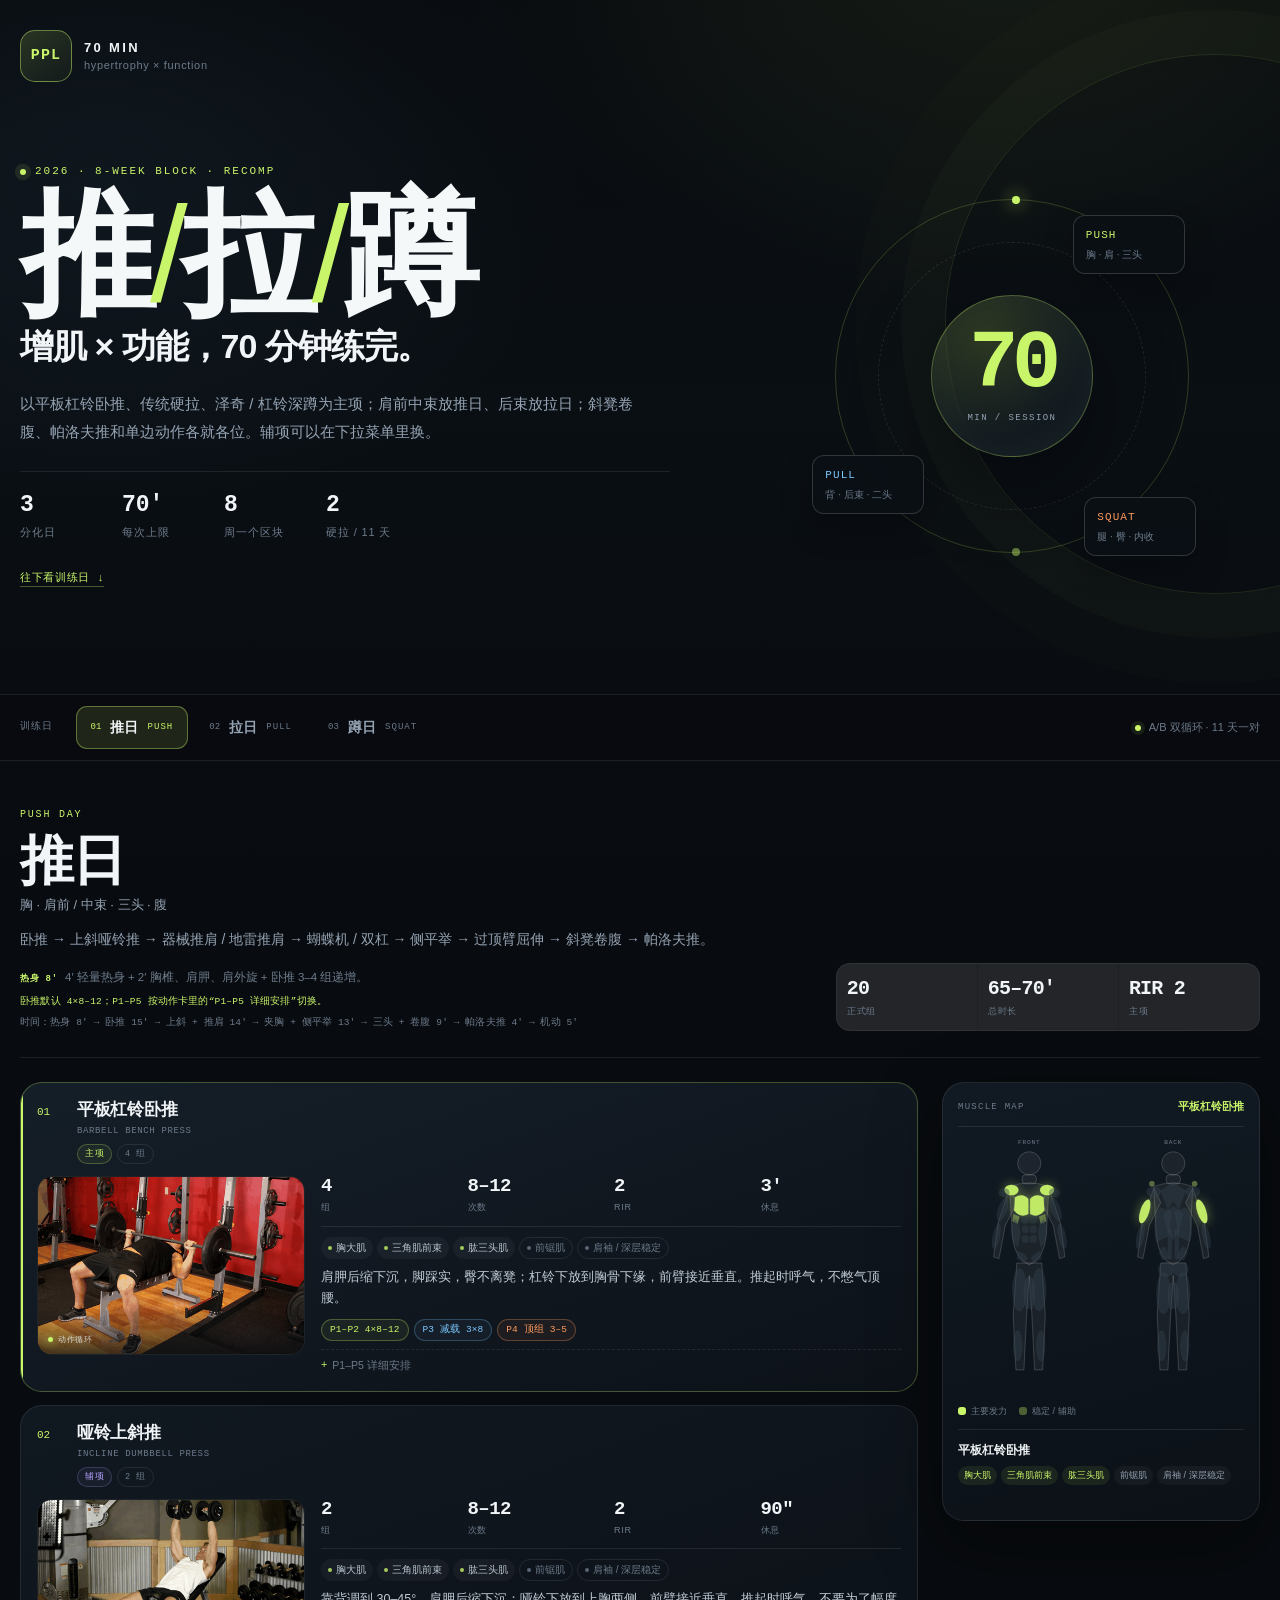
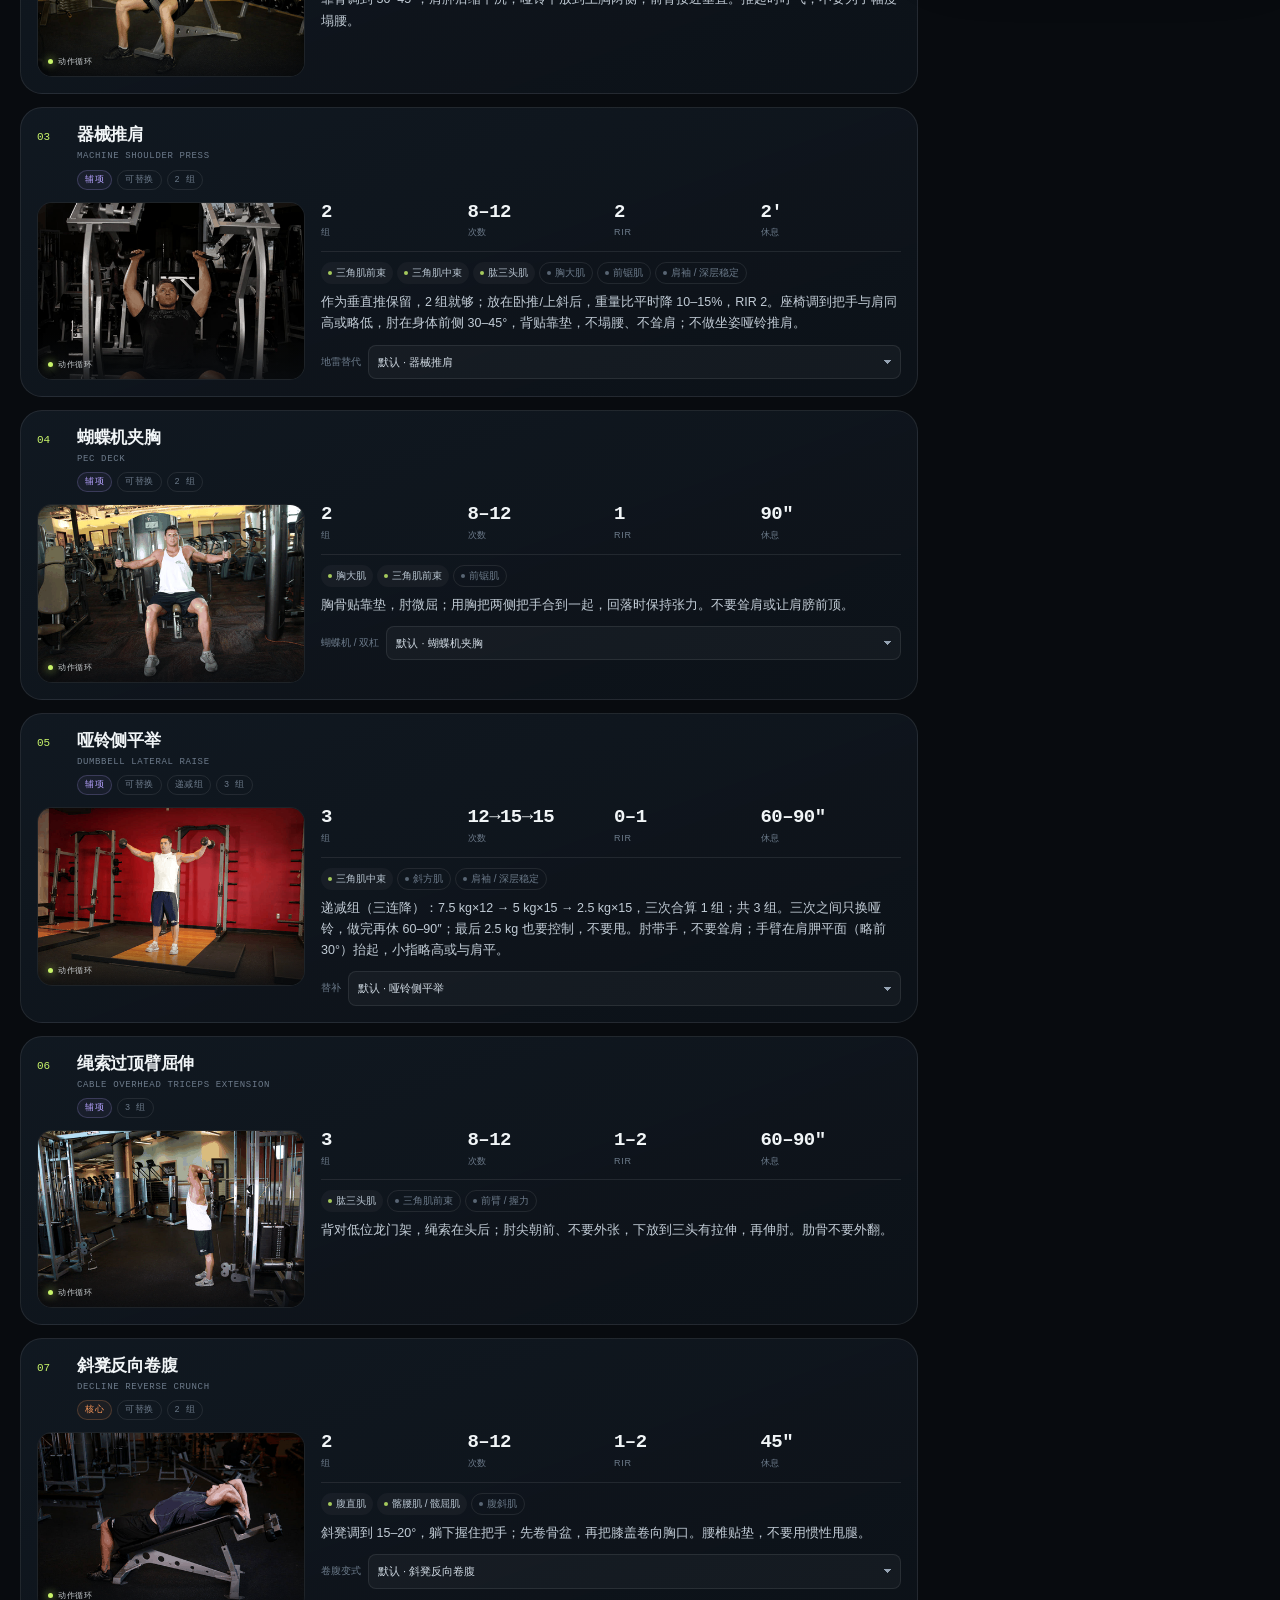
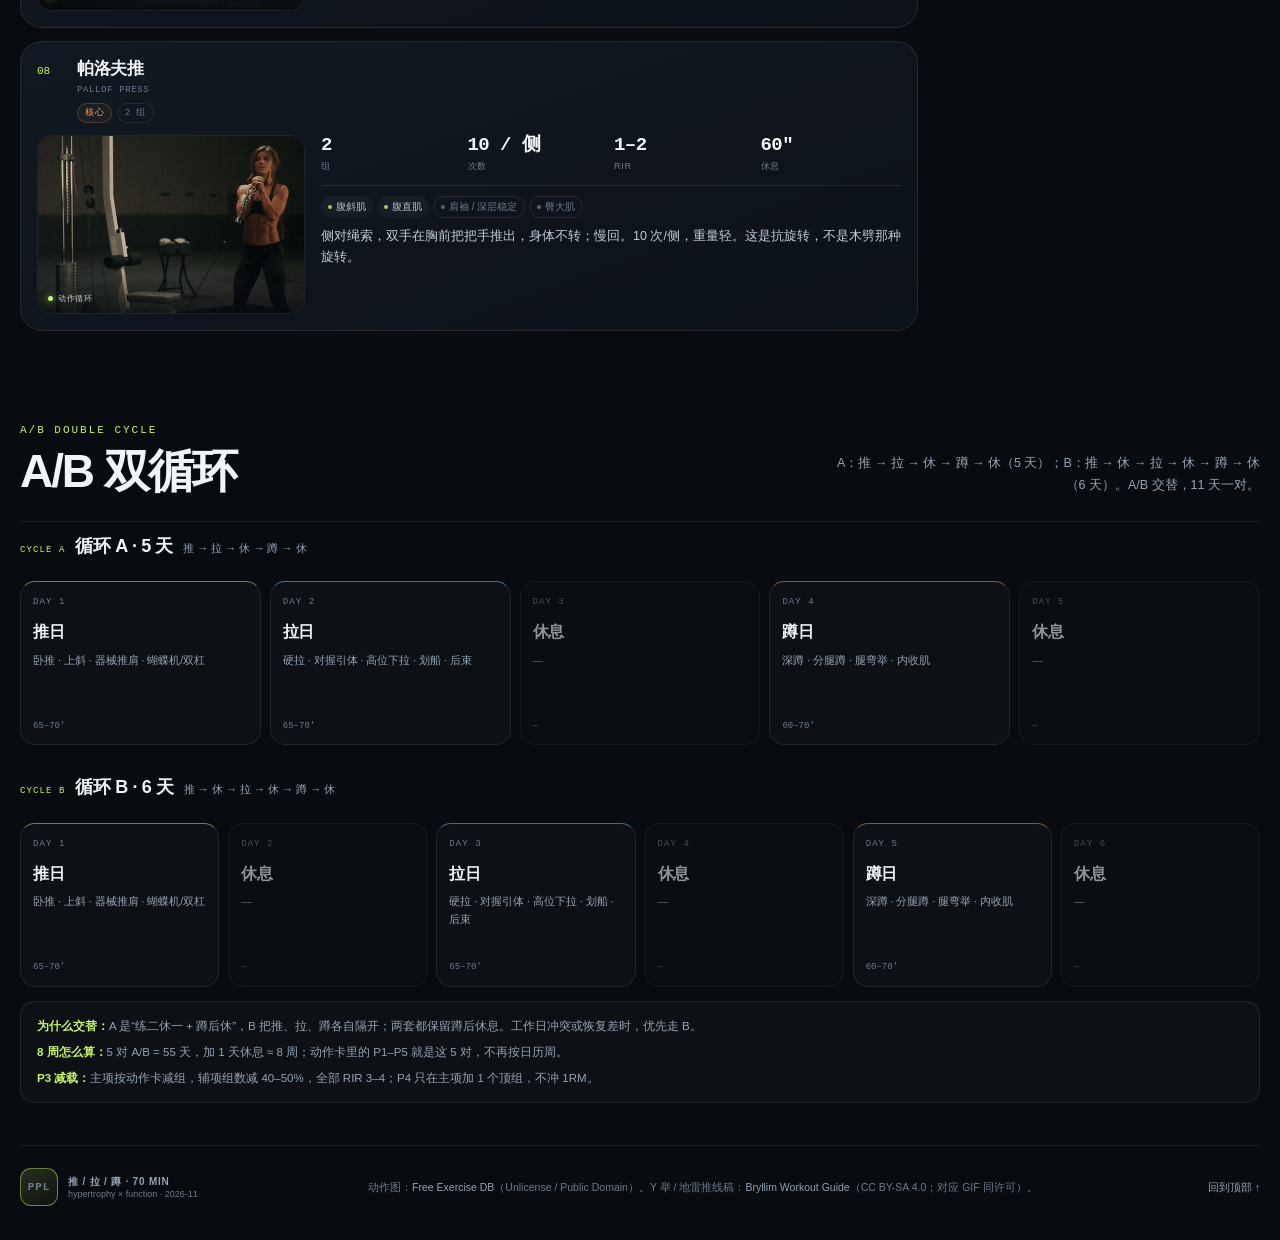
<file: ppl60/index.html>
<!doctype html>
<html lang="zh-CN">
<head>
  <meta charset="utf-8">
  <meta name="viewport" content="width=device-width, initial-scale=1, viewport-fit=cover">
  <meta name="theme-color" content="#0a0d11">
  <meta name="color-scheme" content="dark">
  <meta name="robots" content="noindex,nofollow">
  <meta name="format-detection" content="telephone=no">
  <meta name="referrer" content="no-referrer">
  <meta name="description" content="推 / 拉 / 蹲 A/B 双循环：增肌与功能性训练并行，每次约 70 分钟。含真实动作 GIF、肌群热图与替代动作。">
  <meta property="og:title" content="PPL 70 · 推 / 拉 / 蹲训练计划">
  <meta property="og:description" content="A/B 双循环，增肌 × 功能，70 分钟练完。真实动作 GIF、肌群热图、下拉替代动作。">
  <meta property="og:type" content="website">
  <meta property="og:image" content="https://shawinbetter.github.io/shawin.github.io/ppl60/assets/cover.png">
  <meta property="og:image:width" content="1200">
  <meta property="og:image:height" content="630">
  <meta name="twitter:card" content="summary_large_image">
  <title>PPL 70 · 推 / 拉 / 蹲训练计划</title>
  <link rel="icon" href="data:image/svg+xml,%3Csvg xmlns='http://www.w3.org/2000/svg' viewBox='0 0 64 64'%3E%3Crect width='64' height='64' rx='14' fill='%230a0d11'/%3E%3Cpath d='M14 44V20h12c8 0 12 4 12 10s-4 10-12 10h-5v4h-7zm7-10h5c4 0 6-2 6-4s-2-4-6-4h-5v8z' fill='%23c9f56a'/%3E%3Ccircle cx='47' cy='27' r='7' fill='none' stroke='%23c9f56a' stroke-width='4'/%3E%3C/svg%3E">
  <link rel="stylesheet" href="assets/styles.css?v=20261109a">
</head>
<body>
  <a class="skip-link" href="#main">跳到训练内容</a>
  <div class="ambient" aria-hidden="true"></div>

  <header class="hero">
    <nav class="topbar" aria-label="页面信息">
      <a class="brand" href="#top" aria-label="回到顶部">
        <span class="brand-mark">PPL</span>
        <span class="brand-copy"><b>70 MIN</b><i>hypertrophy × function</i></span>
      </a>
    </nav>

    <div class="hero-grid" id="top">
      <div class="hero-copy">
        <p class="eyebrow"><span class="dot"></span> 2026 · 8-WEEK BLOCK · RECOMP</p>
        <h1>推<span>/</span>拉<span>/</span>蹲</h1>
        <p class="hero-sub">增肌 × 功能，70 分钟练完。</p>
        <p class="lede">以平板杠铃卧推、传统硬拉、泽奇 / 杠铃深蹲为主项；肩前中束放推日、后束放拉日；斜凳卷腹、帕洛夫推和单边动作各就各位。辅项可以在下拉菜单里换。</p>
        <div class="hero-stats" aria-label="计划概览">
          <div><b>3</b><span>分化日</span></div>
          <div><b>70′</b><span>每次上限</span></div>
          <div><b>8</b><span>周一个区块</span></div>
          <div><b>2</b><span>硬拉 / 11 天</span></div>
        </div>
        <p class="hero-scroll"><a href="#dayNav">往下看训练日 ↓</a></p>
      </div>

      <div class="hero-visual" aria-hidden="true">
        <div class="orbit">
          <div class="orbit-ring ring-a"></div>
          <div class="orbit-ring ring-b"></div>
          <div class="orbit-core"><b>70</b><span>MIN / SESSION</span></div>
          <div class="orbit-chip chip-push">PUSH<small>胸 · 肩 · 三头</small></div>
          <div class="orbit-chip chip-pull">PULL<small>背 · 后束 · 二头</small></div>
          <div class="orbit-chip chip-squat">SQUAT<small>腿 · 臀 · 内收</small></div>
        </div>
      </div>
    </div>
  </header>

  <nav class="day-nav" id="dayNav" aria-label="训练日切换">
    <div class="day-nav-inner">
      <span class="day-nav-label">训练日</span>
      <div class="day-tabs" role="tablist" aria-label="推拉蹲">
        <button class="day-tab is-active" type="button" role="tab" aria-selected="true" aria-controls="day-push" data-day="push">
          <span class="tab-index">01</span><span class="tab-name">推日</span><span class="tab-sub">PUSH</span>
        </button>
        <button class="day-tab" type="button" role="tab" aria-selected="false" aria-controls="day-pull" data-day="pull">
          <span class="tab-index">02</span><span class="tab-name">拉日</span><span class="tab-sub">PULL</span>
        </button>
        <button class="day-tab" type="button" role="tab" aria-selected="false" aria-controls="day-squat" data-day="squat">
          <span class="tab-index">03</span><span class="tab-name">蹲日</span><span class="tab-sub">SQUAT</span>
        </button>
      </div>
      <div class="day-nav-meta"><span class="pulse"></span> A/B 双循环 · 11 天一对</div>
    </div>
  </nav>

  <main id="main">
    <section class="day-panel is-active" id="day-push" data-day="push" role="tabpanel" aria-label="推日">
      <div class="day-head">
        <div class="day-head-main">
          <p class="day-kicker">PUSH DAY</p>
          <h2>推日 <small>胸 · 肩前 / 中束 · 三头 · 腹</small></h2>
          <p class="day-intro">卧推 → 上斜哑铃推 → 器械推肩 / 地雷推肩 → 蝴蝶机 / 双杠 → 侧平举 → 过顶臂屈伸 → 斜凳卷腹 → 帕洛夫推。</p>
          <p class="warmup-line"><b>热身 8′</b> 4′ 轻量热身 + 2′ 胸椎、肩胛、肩外旋 + 卧推 3–4 组递增。</p>
          <p class="lift-note">卧推默认 4×8–12；P1–P5 按动作卡里的“P1–P5 详细安排”切换。</p>
          <p class="time-plan">时间：热身 8′ → 卧推 15′ → 上斜 + 推肩 14′ → 夹胸 + 侧平举 13′ → 三头 + 卷腹 9′ → 帕洛夫推 4′ → 机动 5′</p>
        </div>
        <div class="day-side" aria-label="推日概览">
          <div class="day-stat"><b>20</b><span>正式组</span></div>
          <div class="day-stat"><b>65–70′</b><span>总时长</span></div>
          <div class="day-stat"><b>RIR 2</b><span>主项</span></div>
        </div>
      </div>
      <div class="day-layout">
        <div class="day-main">
          <div class="exercise-list" data-list="push"></div>
        </div>
        <aside class="muscle-panel" aria-label="肌群热图">
          <div class="panel-head"><span>MUSCLE MAP</span><b data-map-title>平板杠铃卧推</b></div>
          <div class="body-map" data-body-map></div>
          <div class="map-legend"><span><i class="lg-on"></i>主要发力</span><span><i class="lg-off"></i>稳定 / 辅助</span></div>
          <div class="map-readout" data-map-readout></div>
        </aside>
      </div>
    </section>

    <section class="day-panel" id="day-pull" data-day="pull" role="tabpanel" aria-label="拉日" hidden>
      <div class="day-head">
        <div class="day-head-main">
          <p class="day-kicker">PULL DAY</p>
          <h2>拉日 <small>背 · 后束 · 二头 · 腹 · 抗侧屈</small></h2>
          <p class="day-intro">硬拉 → 对握引体 → 高位下拉 → 划船 → 后束 → 牧师凳弯举 → 斜凳卷腹 → 农夫行走。</p>
          <p class="warmup-line"><b>热身 8′</b> 4′ 轻量热身 + 2′ 髋铰链、髋踝活动、肩胛下沉 + 硬拉 3–4 组递增。</p>
          <p class="lift-note">硬拉只做力量组 3×3–5；高位下拉 2 组补背阔，不追大重量。</p>
          <p class="time-plan">时间：热身 8′ → 硬拉 15′ → 引体 + 下拉 13′ → 划船 8′ → 后束 + 二头 11′ → 卷腹 + 行走 8′ → 机动 7′</p>
        </div>
        <div class="day-side" aria-label="拉日概览">
          <div class="day-stat"><b>21</b><span>正式组</span></div>
          <div class="day-stat"><b>65–70′</b><span>总时长</span></div>
          <div class="day-stat"><b>RIR 2</b><span>硬拉 / 引体</span></div>
        </div>
      </div>
      <div class="day-layout">
        <div class="day-main">
          <div class="exercise-list" data-list="pull"></div>
        </div>
        <aside class="muscle-panel" aria-label="肌群热图">
          <div class="panel-head"><span>MUSCLE MAP</span><b data-map-title>传统硬拉</b></div>
          <div class="body-map" data-body-map></div>
          <div class="map-legend"><span><i class="lg-on"></i>主要发力</span><span><i class="lg-off"></i>稳定 / 辅助</span></div>
          <div class="map-readout" data-map-readout></div>
        </aside>
      </div>
    </section>

    <section class="day-panel" id="day-squat" data-day="squat" role="tabpanel" aria-label="蹲日" hidden>
      <div class="day-head">
        <div class="day-head-main">
          <p class="day-kicker">SQUAT DAY</p>
          <h2>蹲日 <small>腿 · 臀 · 内收肌 · 小腿</small></h2>
          <p class="day-intro">深蹲 → 分腿蹲 → 俯卧腿弯举 → 内收肌 → 提踵。</p>
          <p class="warmup-line"><b>热身 8′</b> 4′ 轻量热身 + 2′ 髋踝活动、深蹲模式 + 深蹲 3–4 组递增。</p>
          <p class="lift-note">深蹲 4×5–8；其余动作 8–12。</p>
          <p class="time-plan">时间：热身 8′ → 深蹲 18′ → 分腿蹲 12′ → 腿弯举 + 内收 13′ → 提踵 6′ → 机动 13′</p>
        </div>
        <div class="day-side" aria-label="蹲日概览">
          <div class="day-stat"><b>17</b><span>正式组</span></div>
          <div class="day-stat"><b>60–70′</b><span>总时长</span></div>
          <div class="day-stat"><b>RIR 2</b><span>主项</span></div>
        </div>
      </div>
      <div class="day-layout">
        <div class="day-main">
          <div class="exercise-list" data-list="squat"></div>
        </div>
        <aside class="muscle-panel" aria-label="肌群热图">
          <div class="panel-head"><span>MUSCLE MAP</span><b data-map-title>杠铃深蹲</b></div>
          <div class="body-map" data-body-map></div>
          <div class="map-legend"><span><i class="lg-on"></i>主要发力</span><span><i class="lg-off"></i>稳定 / 辅助</span></div>
          <div class="map-readout" data-map-readout></div>
        </aside>
      </div>
    </section>

    <section class="section week-section" id="week">
      <div class="section-head">
        <div><p class="eyebrow">A/B DOUBLE CYCLE</p><h2>A/B 双循环</h2></div>
        <p>A：推 → 拉 → 休 → 蹲 → 休（5 天）；B：推 → 休 → 拉 → 休 → 蹲 → 休（6 天）。A/B 交替，11 天一对。</p>
      </div>
      <div class="cycle-block">
        <div class="cycle-block-head"><span class="cycle-tag">CYCLE A</span><h3>循环 A · 5 天</h3><p>推 → 拉 → 休 → 蹲 → 休</p></div>
        <div class="cycle-grid">
          <article class="week-day push"><span class="wd">DAY 1</span><h3>推日</h3><p>卧推 · 上斜 · 器械推肩 · 蝴蝶机/双杠</p><b>65–70′</b></article>
          <article class="week-day pull"><span class="wd">DAY 2</span><h3>拉日</h3><p>硬拉 · 对握引体 · 高位下拉 · 划船 · 后束</p><b>65–70′</b></article>
          <article class="week-day rest"><span class="wd">DAY 3</span><h3>休息</h3><p>—</p><b>—</b></article>
          <article class="week-day squat"><span class="wd">DAY 4</span><h3>蹲日</h3><p>深蹲 · 分腿蹲 · 腿弯举 · 内收肌</p><b>60–70′</b></article>
          <article class="week-day rest"><span class="wd">DAY 5</span><h3>休息</h3><p>—</p><b>—</b></article>
        </div>
      </div>
      <div class="cycle-block">
        <div class="cycle-block-head"><span class="cycle-tag">CYCLE B</span><h3>循环 B · 6 天</h3><p>推 → 休 → 拉 → 休 → 蹲 → 休</p></div>
        <div class="cycle-grid six">
          <article class="week-day push"><span class="wd">DAY 1</span><h3>推日</h3><p>卧推 · 上斜 · 器械推肩 · 蝴蝶机/双杠</p><b>65–70′</b></article>
          <article class="week-day rest"><span class="wd">DAY 2</span><h3>休息</h3><p>—</p><b>—</b></article>
          <article class="week-day pull"><span class="wd">DAY 3</span><h3>拉日</h3><p>硬拉 · 对握引体 · 高位下拉 · 划船 · 后束</p><b>65–70′</b></article>
          <article class="week-day rest"><span class="wd">DAY 4</span><h3>休息</h3><p>—</p><b>—</b></article>
          <article class="week-day squat"><span class="wd">DAY 5</span><h3>蹲日</h3><p>深蹲 · 分腿蹲 · 腿弯举 · 内收肌</p><b>60–70′</b></article>
          <article class="week-day rest"><span class="wd">DAY 6</span><h3>休息</h3><p>—</p><b>—</b></article>
        </div>
      </div>
      <div class="cycle-note">
        <p><b>为什么交替：</b>A 是“练二休一 + 蹲后休”，B 把推、拉、蹲各自隔开；两套都保留蹲后休息。工作日冲突或恢复差时，优先走 B。</p>
        <p><b>8 周怎么算：</b>5 对 A/B = 55 天，加 1 天休息 ≈ 8 周；动作卡里的 P1–P5 就是这 5 对，不再按日历周。</p>
        <p><b>P3 减载：</b>主项按动作卡减组，辅项组数减 40–50%，全部 RIR 3–4；P4 只在主项加 1 个顶组，不冲 1RM。</p>
      </div>
    </section>

  </main>

  <footer class="footer">
    <div class="footer-brand"><span class="brand-mark">PPL</span><div><b>推 / 拉 / 蹲 · 70 MIN</b><span>hypertrophy × function · 2026-11</span></div></div>
    <p>动作图：<a href="https://github.com/yuhonas/free-exercise-db" target="_blank" rel="noopener noreferrer">Free Exercise DB</a>（Unlicense / Public Domain）。Y 举 / 地雷推线稿：<a href="https://bryllim.github.io/workout-guide/" target="_blank" rel="noopener noreferrer">Bryllim Workout Guide</a>（CC BY-SA 4.0；对应 GIF 同许可）。</p>
    <a href="#top">回到顶部 ↑</a>
  </footer>

  <noscript><div class="noscript">需要启用 JavaScript 才能看到动作卡和 GIF 演示。</div></noscript>

  <script src="assets/app.js?v=20261109a"></script>
</body>
</html>
</file>
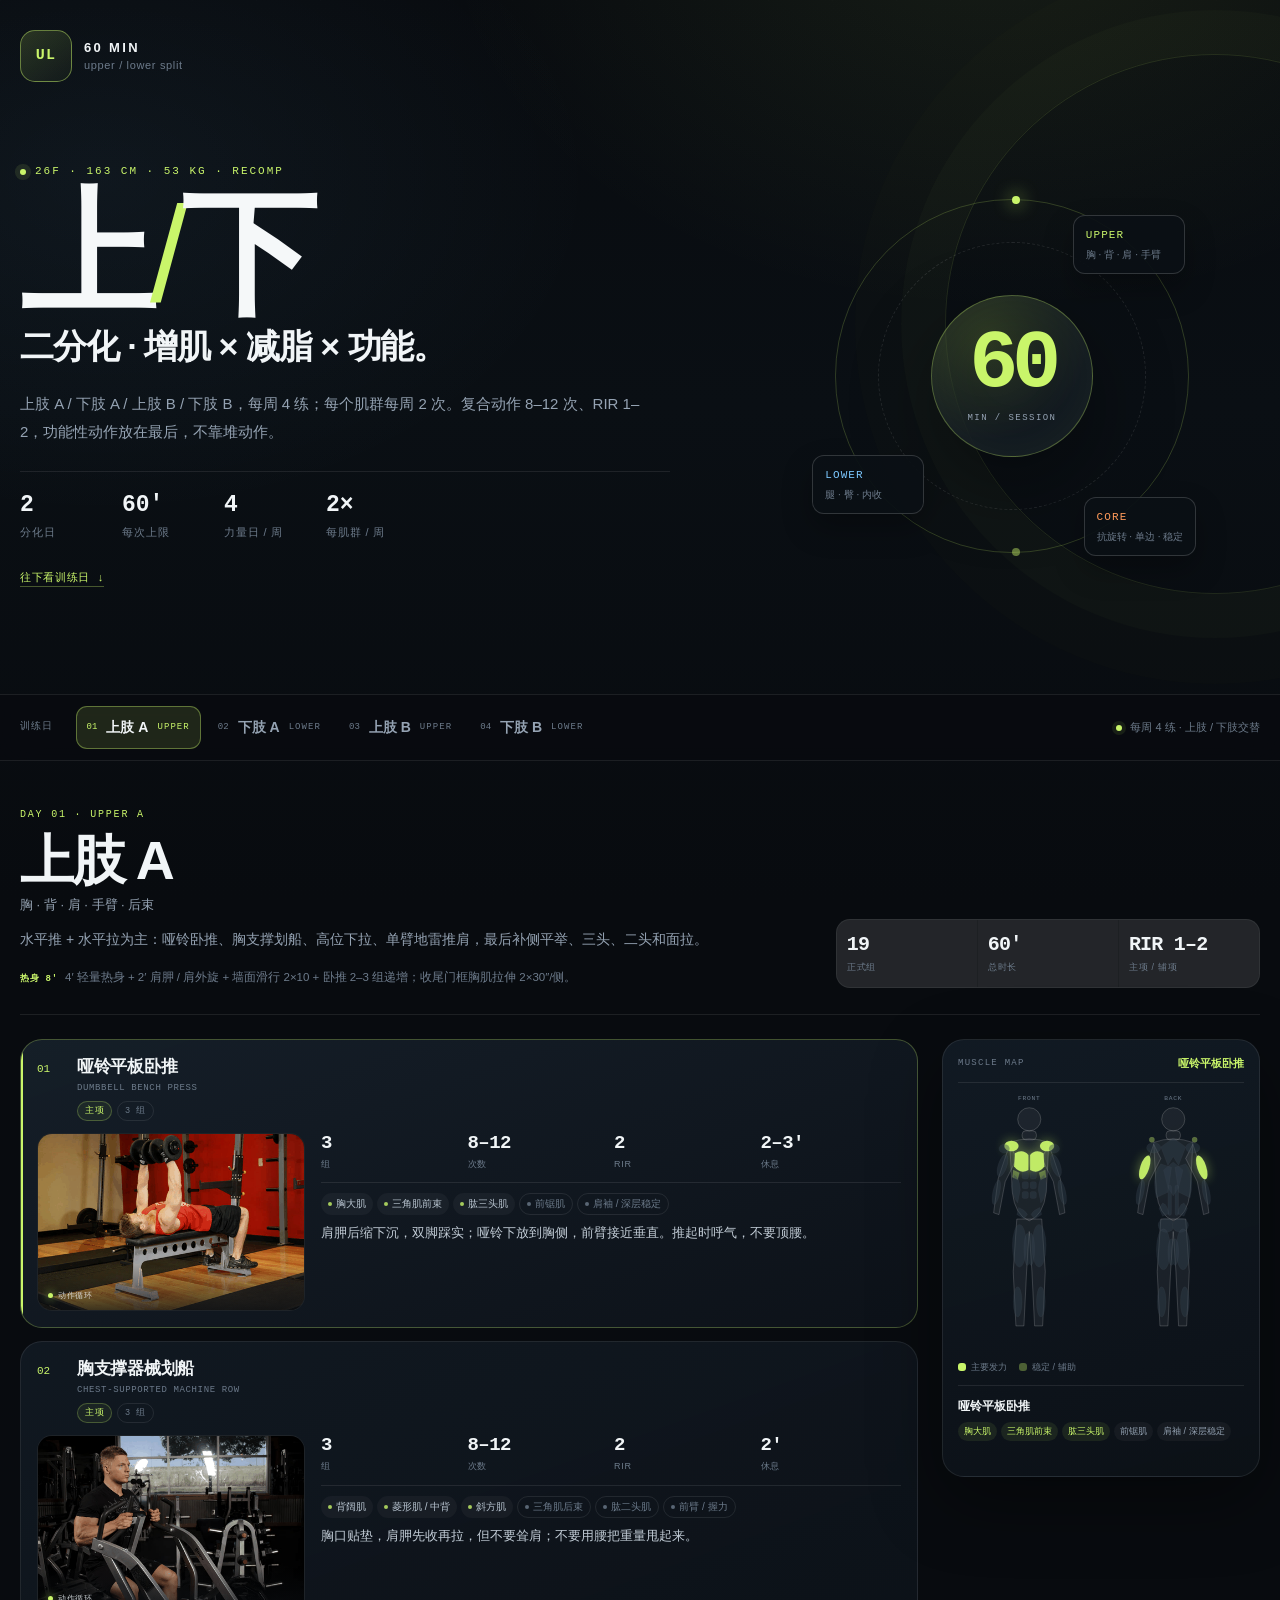
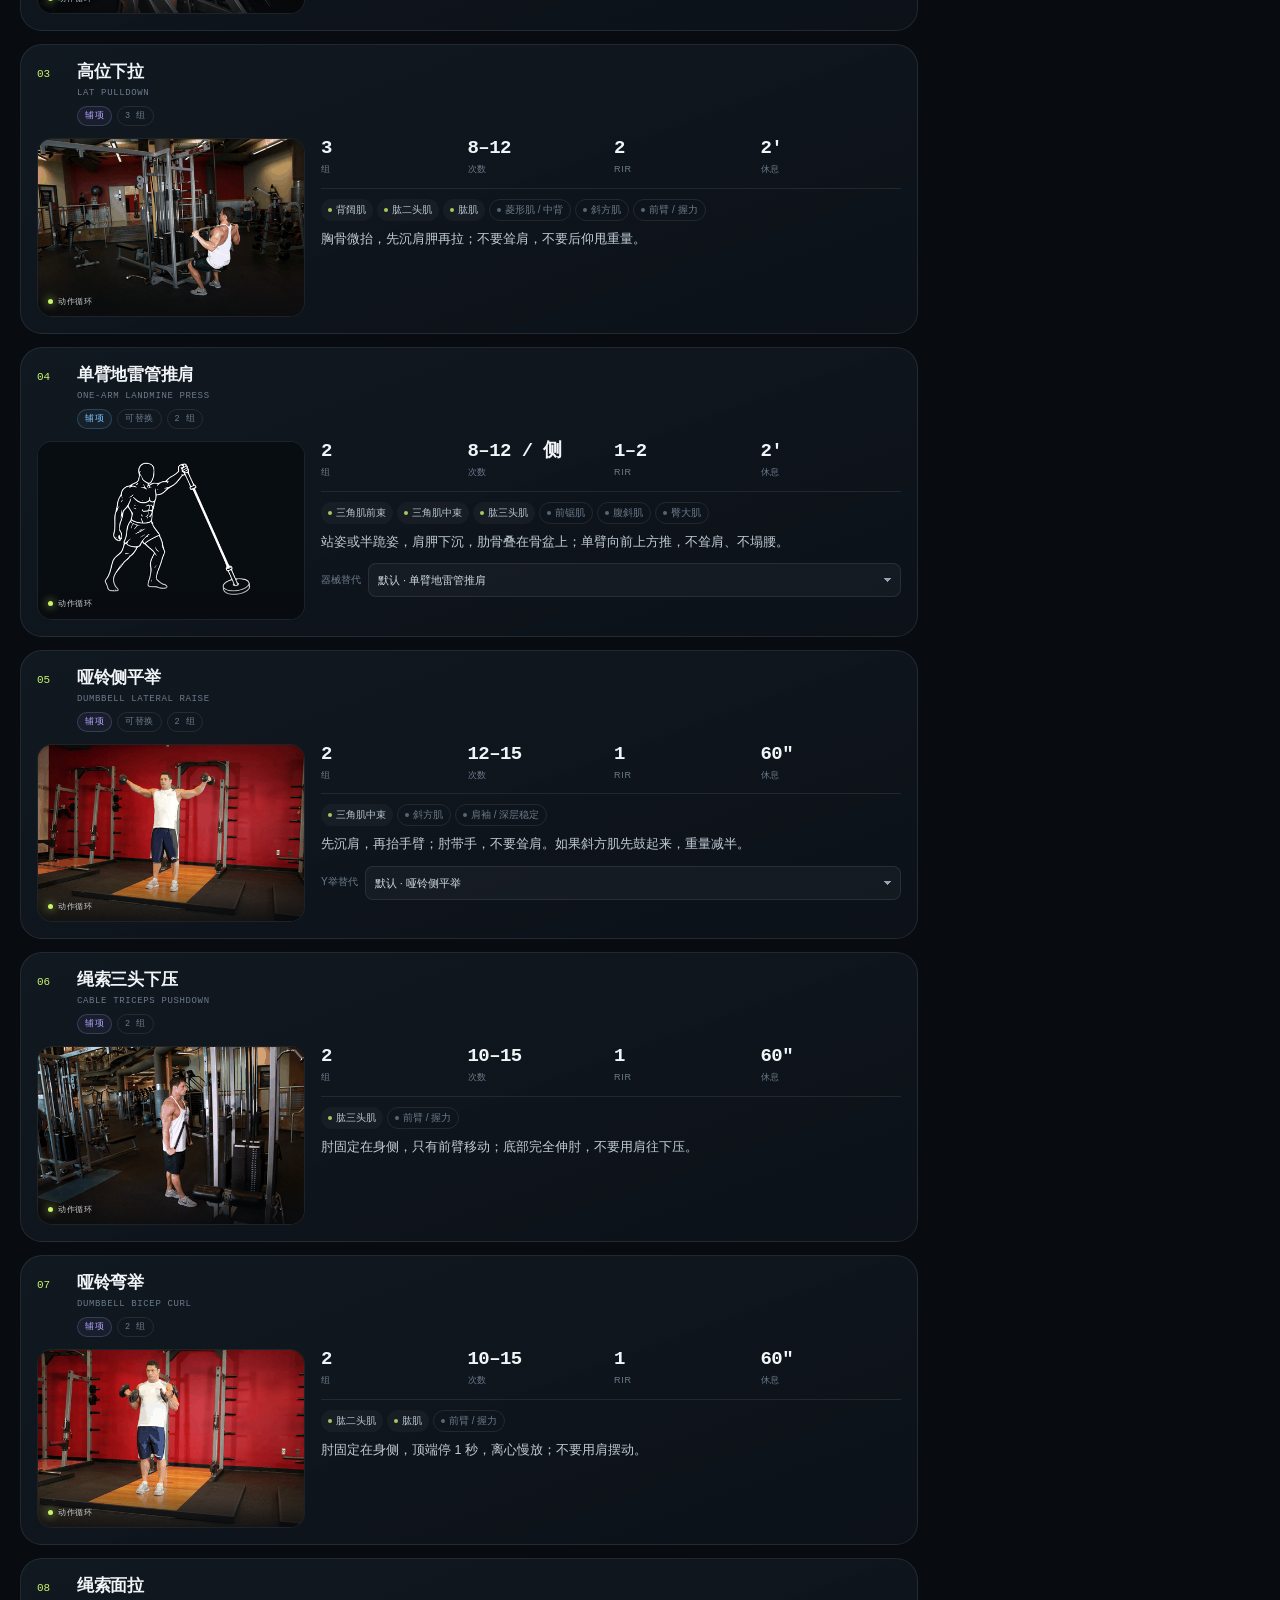
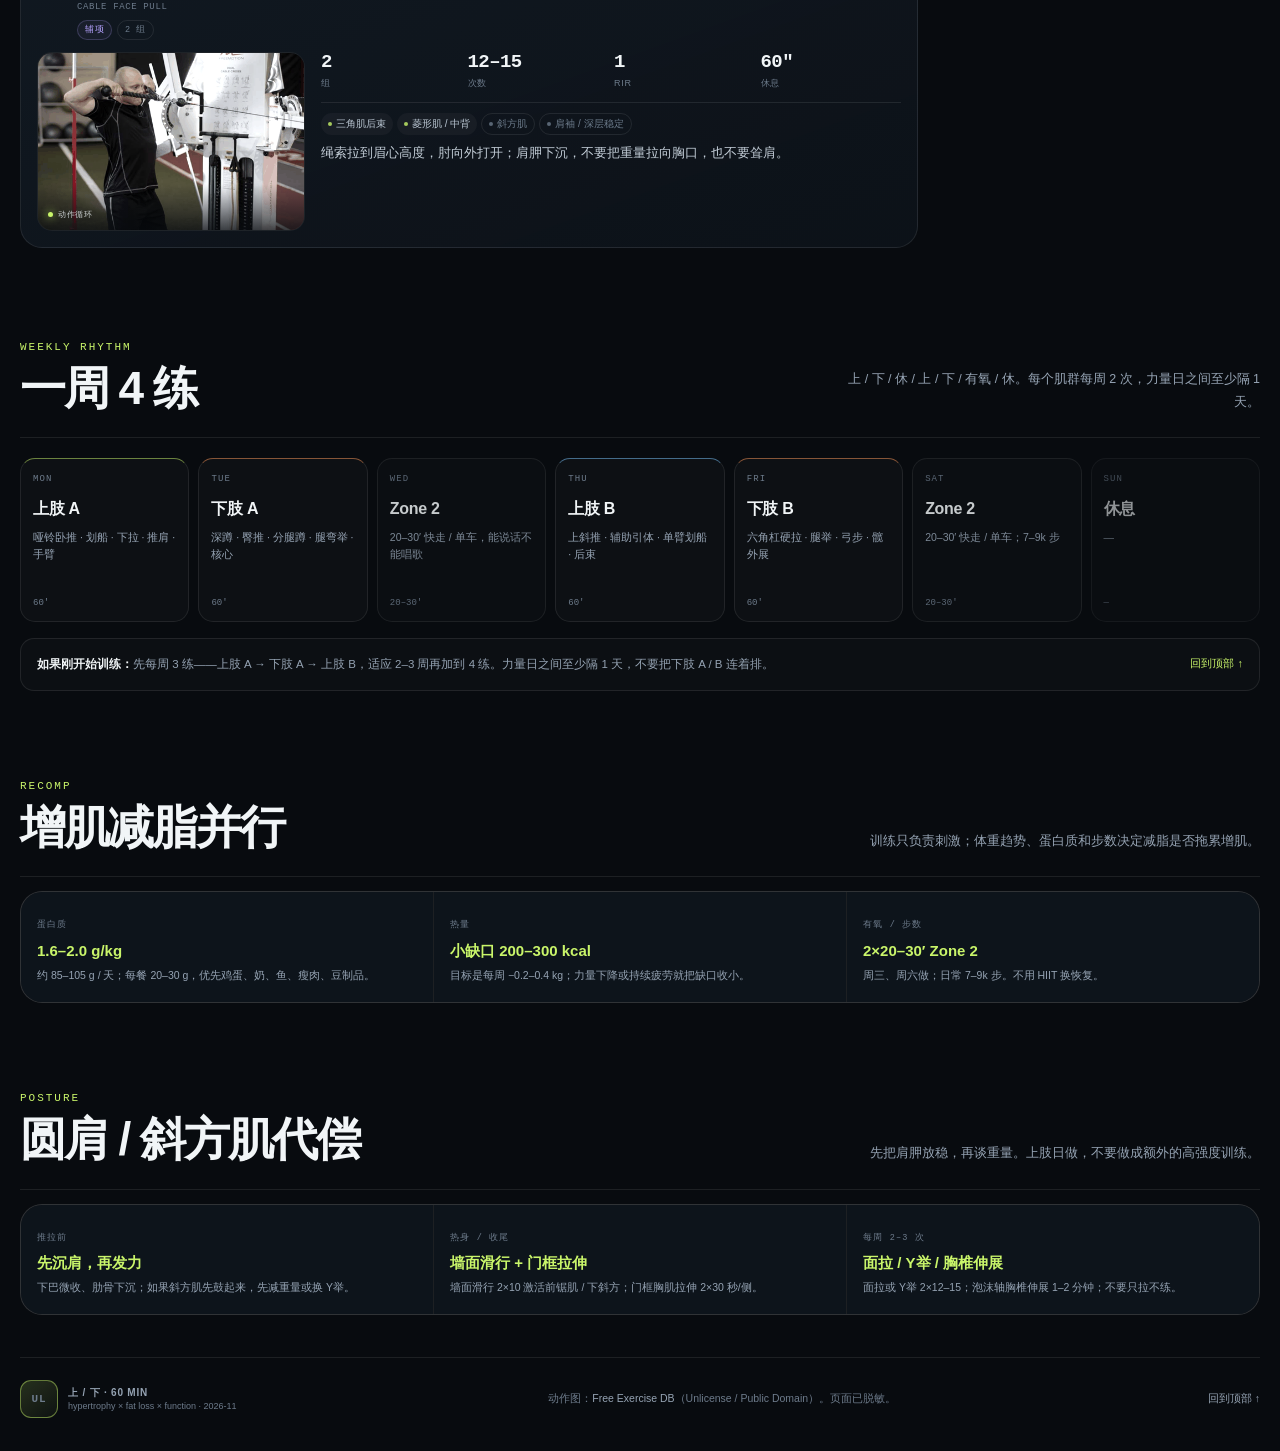
<file: upperlower/index.html>
<!doctype html>
<html lang="zh-CN">
<head>
  <meta charset="utf-8">
  <meta name="viewport" content="width=device-width, initial-scale=1, viewport-fit=cover">
  <meta name="theme-color" content="#0a0d11">
  <meta name="color-scheme" content="dark">
  <meta name="robots" content="noindex,nofollow">
  <meta name="format-detection" content="telephone=no">
  <meta name="referrer" content="no-referrer">
  <meta name="description" content="26 岁女性，163 cm / 53 kg，上肢 / 下肢二分化：增肌、减脂与功能性训练，每周 4 练，每次约 60 分钟。">
  <meta property="og:title" content="UL 2 · 上 / 下二分化训练">
  <meta property="og:description" content="26F · 163 cm · 53 kg · 增肌 × 减脂 × 功能，每周 4 练。">
  <meta property="og:type" content="website">
  <meta property="og:image" content="https://shawinbetter.github.io/shawin.github.io/upperlower/assets/cover.png">
  <meta property="og:image:width" content="1200">
  <meta property="og:image:height" content="630">
  <meta name="twitter:card" content="summary_large_image">
  <title>UL 2 · 上 / 下二分化训练</title>
  <link rel="icon" href="data:image/svg+xml,%3Csvg xmlns='http://www.w3.org/2000/svg' viewBox='0 0 64 64'%3E%3Crect width='64' height='64' rx='14' fill='%230a0d11'/%3E%3Cpath d='M14 44V20h12c8 0 12 4 12 10s-4 10-12 10h-5v4h-7zm7-10h5c4 0 6-2 6-4s-2-4-6-4h-5v8z' fill='%23c9f56a'/%3E%3Ccircle cx='47' cy='27' r='7' fill='none' stroke='%23c9f56a' stroke-width='4'/%3E%3C/svg%3E">
  <link rel="stylesheet" href="assets/styles.css?v=20261107b">
</head>
<body>
  <a class="skip-link" href="#main">跳到训练内容</a>
  <div class="ambient" aria-hidden="true"></div>

  <header class="hero">
    <nav class="topbar" aria-label="页面信息">
      <a class="brand" href="#top" aria-label="回到顶部">
        <span class="brand-mark">UL</span>
        <span class="brand-copy"><b>60 MIN</b><i>upper / lower split</i></span>
      </a>
    </nav>

    <div class="hero-grid" id="top">
      <div class="hero-copy">
        <p class="eyebrow"><span class="dot"></span> 26F · 163 CM · 53 KG · RECOMP</p>
        <h1>上<span>/</span>下</h1>
        <p class="hero-sub">二分化 · 增肌 × 减脂 × 功能。</p>
        <p class="lede">上肢 A / 下肢 A / 上肢 B / 下肢 B，每周 4 练；每个肌群每周 2 次。复合动作 8–12 次、RIR 1–2，功能性动作放在最后，不靠堆动作。</p>
        <div class="hero-stats" aria-label="计划概览">
          <div><b>2</b><span>分化日</span></div>
          <div><b>60′</b><span>每次上限</span></div>
          <div><b>4</b><span>力量日 / 周</span></div>
          <div><b>2×</b><span>每肌群 / 周</span></div>
        </div>
        <p class="hero-scroll"><a href="#dayNav">往下看训练日 ↓</a></p>
      </div>

      <div class="hero-visual" aria-hidden="true">
        <div class="orbit">
          <div class="orbit-ring ring-a"></div>
          <div class="orbit-ring ring-b"></div>
          <div class="orbit-core"><b>60</b><span>MIN / SESSION</span></div>
          <div class="orbit-chip chip-push">UPPER<small>胸 · 背 · 肩 · 手臂</small></div>
          <div class="orbit-chip chip-pull">LOWER<small>腿 · 臀 · 内收</small></div>
          <div class="orbit-chip chip-squat">CORE<small>抗旋转 · 单边 · 稳定</small></div>
        </div>
      </div>
    </div>
  </header>

  <nav class="day-nav" id="dayNav" aria-label="训练日切换">
    <div class="day-nav-inner">
      <span class="day-nav-label">训练日</span>
      <div class="day-tabs" role="tablist" aria-label="上下肢二分化">
        <button class="day-tab is-active" type="button" role="tab" aria-selected="true" aria-controls="day-upperA" data-day="upperA">
          <span class="tab-index">01</span><span class="tab-name">上肢 A</span><span class="tab-sub">UPPER</span>
        </button>
        <button class="day-tab" type="button" role="tab" aria-selected="false" aria-controls="day-lowerA" data-day="lowerA">
          <span class="tab-index">02</span><span class="tab-name">下肢 A</span><span class="tab-sub">LOWER</span>
        </button>
        <button class="day-tab" type="button" role="tab" aria-selected="false" aria-controls="day-upperB" data-day="upperB">
          <span class="tab-index">03</span><span class="tab-name">上肢 B</span><span class="tab-sub">UPPER</span>
        </button>
        <button class="day-tab" type="button" role="tab" aria-selected="false" aria-controls="day-lowerB" data-day="lowerB">
          <span class="tab-index">04</span><span class="tab-name">下肢 B</span><span class="tab-sub">LOWER</span>
        </button>
      </div>
      <div class="day-nav-meta"><span class="pulse"></span> 每周 4 练 · 上肢 / 下肢交替</div>
    </div>
  </nav>

  <main id="main">
    <section class="day-panel is-active" id="day-upperA" data-day="upperA" role="tabpanel" aria-label="上肢 A">
      <div class="day-head">
        <div class="day-head-main">
          <p class="day-kicker">DAY 01 · UPPER A</p>
          <h2>上肢 A <small>胸 · 背 · 肩 · 手臂 · 后束</small></h2>
          <p class="day-intro">水平推 + 水平拉为主：哑铃卧推、胸支撑划船、高位下拉、单臂地雷推肩，最后补侧平举、三头、二头和面拉。</p>
          <p class="warmup-line"><b>热身 8′</b> 4′ 轻量热身 + 2′ 肩胛 / 肩外旋 + 墙面滑行 2×10 + 卧推 2–3 组递增；收尾门框胸肌拉伸 2×30″/侧。</p>
        </div>
        <div class="day-side" aria-label="上肢 A 概览">
          <div class="day-stat"><b>19</b><span>正式组</span></div>
          <div class="day-stat"><b>60′</b><span>总时长</span></div>
          <div class="day-stat"><b>RIR 1–2</b><span>主项 / 辅项</span></div>
        </div>
      </div>
      <div class="day-layout">
        <div class="day-main"><div class="exercise-list" data-list="upperA"></div></div>
        <aside class="muscle-panel" aria-label="肌群热图">
          <div class="panel-head"><span>MUSCLE MAP</span><b data-map-title>哑铃平板卧推</b></div>
          <div class="body-map" data-body-map></div>
          <div class="map-legend"><span><i class="lg-on"></i>主要发力</span><span><i class="lg-off"></i>稳定 / 辅助</span></div>
          <div class="map-readout" data-map-readout></div>
        </aside>
      </div>
    </section>

    <section class="day-panel" id="day-lowerA" data-day="lowerA" role="tabpanel" aria-label="下肢 A" hidden>
      <div class="day-head">
        <div class="day-head-main">
          <p class="day-kicker">DAY 02 · LOWER A</p>
          <h2>下肢 A <small>股四头肌 · 臀 · 腘绳肌 · 内收肌 · 核心</small></h2>
          <p class="day-intro">深蹲 + 臀推为主：高脚杯深蹲、杠铃臀推、保加利亚分腿蹲，再用腿弯举、内收肌、提踵和死虫收尾。</p>
          <p class="warmup-line"><b>热身 8′</b> 4′ 轻量热身 + 2′ 髋 / 踝活动、深蹲模式 + 深蹲 2–3 组递增。</p>
        </div>
        <div class="day-side" aria-label="下肢 A 概览">
          <div class="day-stat"><b>19</b><span>正式组</span></div>
          <div class="day-stat"><b>60′</b><span>总时长</span></div>
          <div class="day-stat"><b>RIR 1–2</b><span>主项 / 辅项</span></div>
        </div>
      </div>
      <div class="day-layout">
        <div class="day-main"><div class="exercise-list" data-list="lowerA"></div></div>
        <aside class="muscle-panel" aria-label="肌群热图">
          <div class="panel-head"><span>MUSCLE MAP</span><b data-map-title>高脚杯深蹲</b></div>
          <div class="body-map" data-body-map></div>
          <div class="map-legend"><span><i class="lg-on"></i>主要发力</span><span><i class="lg-off"></i>稳定 / 辅助</span></div>
          <div class="map-readout" data-map-readout></div>
        </aside>
      </div>
    </section>

    <section class="day-panel" id="day-upperB" data-day="upperB" role="tabpanel" aria-label="上肢 B" hidden>
      <div class="day-head">
        <div class="day-head-main">
          <p class="day-kicker">DAY 03 · UPPER B</p>
          <h2>上肢 B <small>上胸 · 背阔肌 · 后束 · 手臂 · 抗旋转</small></h2>
          <p class="day-intro">垂直拉 + 上斜推为主：上斜哑铃推、辅助引体、单臂绳索划船、反向蝴蝶机，最后用侧平举、过顶三头、锤式和 Pallof 收尾。</p>
          <p class="warmup-line"><b>热身 8′</b> 4′ 轻量热身 + 2′ 肩胛下沉 / 胸椎活动 + 墙面滑行 2×10 + 上斜推 2–3 组递增；收尾门框胸肌拉伸 2×30″/侧。</p>
        </div>
        <div class="day-side" aria-label="上肢 B 概览">
          <div class="day-stat"><b>20</b><span>正式组</span></div>
          <div class="day-stat"><b>60′</b><span>总时长</span></div>
          <div class="day-stat"><b>RIR 1–2</b><span>主项 / 辅项</span></div>
        </div>
      </div>
      <div class="day-layout">
        <div class="day-main"><div class="exercise-list" data-list="upperB"></div></div>
        <aside class="muscle-panel" aria-label="肌群热图">
          <div class="panel-head"><span>MUSCLE MAP</span><b data-map-title>哑铃上斜推</b></div>
          <div class="body-map" data-body-map></div>
          <div class="map-legend"><span><i class="lg-on"></i>主要发力</span><span><i class="lg-off"></i>稳定 / 辅助</span></div>
          <div class="map-readout" data-map-readout></div>
        </aside>
      </div>
    </section>

    <section class="day-panel" id="day-lowerB" data-day="lowerB" role="tabpanel" aria-label="下肢 B" hidden>
      <div class="day-head">
        <div class="day-head-main">
          <p class="day-kicker">DAY 04 · LOWER B</p>
          <h2>下肢 B <small>臀 · 腘绳肌 · 股四头肌 · 髋外展 · 抗侧屈</small></h2>
          <p class="day-intro">髋铰链 + 单边为主：六角杠硬拉、腿举、行走弓步、髋外展，再用腿弯举、提踵和单臂提箱收尾。</p>
          <p class="warmup-line"><b>热身 8′</b> 4′ 轻量热身 + 2′ 髋铰链 / 髋踝活动 + 硬拉 2–3 组递增。</p>
        </div>
        <div class="day-side" aria-label="下肢 B 概览">
          <div class="day-stat"><b>18</b><span>正式组</span></div>
          <div class="day-stat"><b>60′</b><span>总时长</span></div>
          <div class="day-stat"><b>RIR 1–2</b><span>主项 / 辅项</span></div>
        </div>
      </div>
      <div class="day-layout">
        <div class="day-main"><div class="exercise-list" data-list="lowerB"></div></div>
        <aside class="muscle-panel" aria-label="肌群热图">
          <div class="panel-head"><span>MUSCLE MAP</span><b data-map-title>六角杠硬拉</b></div>
          <div class="body-map" data-body-map></div>
          <div class="map-legend"><span><i class="lg-on"></i>主要发力</span><span><i class="lg-off"></i>稳定 / 辅助</span></div>
          <div class="map-readout" data-map-readout></div>
        </aside>
      </div>
    </section>

    <section class="section week-section" id="week">
      <div class="section-head">
        <div><p class="eyebrow">WEEKLY RHYTHM</p><h2>一周 4 练</h2></div>
        <p>上 / 下 / 休 / 上 / 下 / 有氧 / 休。每个肌群每周 2 次，力量日之间至少隔 1 天。</p>
      </div>
      <div class="week-grid">
        <article class="week-day push"><span class="wd">MON</span><h3>上肢 A</h3><p>哑铃卧推 · 划船 · 下拉 · 推肩 · 手臂</p><b>60′</b></article>
        <article class="week-day squat"><span class="wd">TUE</span><h3>下肢 A</h3><p>深蹲 · 臀推 · 分腿蹲 · 腿弯举 · 核心</p><b>60′</b></article>
        <article class="week-day cardio"><span class="wd">WED</span><h3>Zone 2</h3><p>20–30′ 快走 / 单车，能说话不能唱歌</p><b>20–30′</b></article>
        <article class="week-day pull"><span class="wd">THU</span><h3>上肢 B</h3><p>上斜推 · 辅助引体 · 单臂划船 · 后束</p><b>60′</b></article>
        <article class="week-day squat"><span class="wd">FRI</span><h3>下肢 B</h3><p>六角杠硬拉 · 腿举 · 弓步 · 髋外展</p><b>60′</b></article>
        <article class="week-day cardio"><span class="wd">SAT</span><h3>Zone 2</h3><p>20–30′ 快走 / 单车；7–9k 步</p><b>20–30′</b></article>
        <article class="week-day rest"><span class="wd">SUN</span><h3>休息</h3><p>—</p><b>—</b></article>
      </div>
      <div class="week-foot">
        <p><b>如果刚开始训练：</b>先每周 3 练——上肢 A → 下肢 A → 上肢 B，适应 2–3 周再加到 4 练。力量日之间至少隔 1 天，不要把下肢 A / B 连着排。</p>
        <a class="text-link" href="#top">回到顶部 ↑</a>
      </div>
    </section>

    <section class="section" id="recomp">
      <div class="section-head">
        <div><p class="eyebrow">RECOMP</p><h2>增肌减脂并行</h2></div>
        <p>训练只负责刺激；体重趋势、蛋白质和步数决定减脂是否拖累增肌。</p>
      </div>
      <div class="nutrition-strip">
        <div><span class="mini-label">蛋白质</span><b>1.6–2.0 g/kg</b><p>约 85–105 g / 天；每餐 20–30 g，优先鸡蛋、奶、鱼、瘦肉、豆制品。</p></div>
        <div><span class="mini-label">热量</span><b>小缺口 200–300 kcal</b><p>目标是每周 −0.2–0.4 kg；力量下降或持续疲劳就把缺口收小。</p></div>
        <div><span class="mini-label">有氧 / 步数</span><b>2×20–30′ Zone 2</b><p>周三、周六做；日常 7–9k 步。不用 HIIT 换恢复。</p></div>
      </div>
    </section>

    <section class="section" id="posture">
      <div class="section-head">
        <div><p class="eyebrow">POSTURE</p><h2>圆肩 / 斜方肌代偿</h2></div>
        <p>先把肩胛放稳，再谈重量。上肢日做，不要做成额外的高强度训练。</p>
      </div>
      <div class="nutrition-strip">
        <div><span class="mini-label">推拉前</span><b>先沉肩，再发力</b><p>下巴微收、肋骨下沉；如果斜方肌先鼓起来，先减重量或换 Y举。</p></div>
        <div><span class="mini-label">热身 / 收尾</span><b>墙面滑行 + 门框拉伸</b><p>墙面滑行 2×10 激活前锯肌 / 下斜方；门框胸肌拉伸 2×30 秒/侧。</p></div>
        <div><span class="mini-label">每周 2–3 次</span><b>面拉 / Y举 / 胸椎伸展</b><p>面拉或 Y举 2×12–15；泡沫轴胸椎伸展 1–2 分钟；不要只拉不练。</p></div>
      </div>
    </section>

  </main>

  <footer class="footer">
    <div class="footer-brand"><span class="brand-mark">UL</span><div><b>上 / 下 · 60 MIN</b><span>hypertrophy × fat loss × function · 2026-11</span></div></div>
    <p>动作图：<a href="https://github.com/yuhonas/free-exercise-db" target="_blank" rel="noopener noreferrer">Free Exercise DB</a>（Unlicense / Public Domain）。页面已脱敏。</p>
    <a href="#top">回到顶部 ↑</a>
  </footer>

  <noscript><div class="noscript">需要启用 JavaScript 才能看到动作卡和 GIF 演示。</div></noscript>

  <script src="assets/app.js?v=20261107b"></script>
</body>
</html>
</file>
<file: ppl60/assets/styles.css>
/* PPL 60 — single-page training plan. No external assets. */
:root {
  --bg: #080b0f;
  --bg-2: #0c1117;
  --panel: #111821;
  --panel-2: #151f2a;
  --panel-3: #0d141c;
  --line: rgba(255, 255, 255, 0.085);
  --line-strong: rgba(255, 255, 255, 0.16);
  --ink: #f1f5f7;
  --muted: #95a3b3;
  --muted-2: #6d7b8b;
  --lime: #c9f56a;
  --lime-2: #a8df3e;
  --lime-soft: rgba(201, 245, 106, 0.12);
  --orange: #ff9a5a;
  --blue: #7cc8ff;
  --pink: #ff86ac;
  --violet: #b6a3ff;
  --danger: #ffb16e;
  --radius: 22px;
  --radius-sm: 14px;
  --max: 1240px;
  --font: -apple-system, BlinkMacSystemFont, "SF Pro SC", "SF Pro Text", "PingFang SC", "Hiragino Sans GB", "Microsoft YaHei", "Noto Sans SC", sans-serif;
  --mono: "SFMono-Regular", "Roboto Mono", "Cascadia Code", ui-monospace, monospace;
  --shadow: 0 24px 70px rgba(0, 0, 0, 0.38);
}

* { box-sizing: border-box; }
html { scroll-behavior: smooth; scroll-padding-top: 96px; }
body {
  margin: 0;
  background: var(--bg);
  color: var(--ink);
  font-family: var(--font);
  font-size: 16px;
  line-height: 1.65;
  -webkit-font-smoothing: antialiased;
  text-rendering: optimizeLegibility;
  overflow-x: hidden;
}
body::before {
  content: "";
  position: fixed;
  inset: 0;
  z-index: -2;
  background:
    radial-gradient(900px 620px at 78% -8%, rgba(201, 245, 106, 0.075), transparent 62%),
    radial-gradient(760px 520px at 8% 20%, rgba(124, 200, 255, 0.055), transparent 65%),
    linear-gradient(180deg, #080b0f 0%, #0a0f14 45%, #080b0f 100%);
}
body::after {
  content: "";
  position: fixed;
  inset: 0;
  z-index: -1;
  pointer-events: none;
  opacity: 0.32;
  background-image:
    linear-gradient(rgba(255, 255, 255, 0.022) 1px, transparent 1px),
    linear-gradient(90deg, rgba(255, 255, 255, 0.022) 1px, transparent 1px);
  background-size: 64px 64px;
  mask-image: linear-gradient(180deg, rgba(0, 0, 0, 0.85), transparent 72%);
}
::selection { background: var(--lime); color: #0a0d11; }
a { color: inherit; text-decoration: none; }
button, select, input { font: inherit; }
button { color: inherit; }
img, svg { display: block; max-width: 100%; }
h1, h2, h3, h4, p { margin: 0; }
b, strong { font-weight: 720; }

.skip-link {
  position: fixed; top: 10px; left: 10px; z-index: 100;
  padding: 10px 14px; border-radius: 10px; background: var(--lime); color: #0a0d11;
  transform: translateY(-160%); transition: transform 0.2s ease;
}
.skip-link:focus { transform: translateY(0); }

.ambient {
  position: fixed; inset: 0; pointer-events: none; z-index: -1; overflow: hidden;
}
.ambient::before {
  content: ""; position: absolute; width: 42vw; height: 42vw; right: -16vw; top: 6vh;
  border-radius: 50%; border: 1px solid rgba(201, 245, 106, 0.12);
  box-shadow: 0 0 0 44px rgba(201, 245, 106, 0.018), 0 0 0 90px rgba(201, 245, 106, 0.012);
}

/* ---------- hero ---------- */
.hero {
  width: min(var(--max), calc(100% - 40px));
  margin: 0 auto;
  padding: 22px 0 58px;
}
.topbar {
  display: flex; align-items: center; justify-content: space-between; gap: 18px;
  padding: 8px 0 34px;
}
.brand { display: inline-flex; align-items: center; gap: 12px; }
.brand-mark {
  display: inline-grid; place-items: center; width: 52px; height: 52px; flex: none;
  border: 1px solid rgba(201, 245, 106, 0.45); border-radius: 15px;
  background: linear-gradient(145deg, rgba(201, 245, 106, 0.16), rgba(201, 245, 106, 0.03));
  color: var(--lime); font-family: var(--mono); font-size: 15px; font-weight: 800; letter-spacing: 0.08em;
}
.brand-copy { display: flex; flex-direction: column; line-height: 1.15; }
.brand-copy b { font-size: 13px; letter-spacing: 0.18em; }
.brand-copy i { font-style: normal; color: var(--muted-2); font-size: 11px; letter-spacing: 0.06em; margin-top: 3px; }
.top-note { color: var(--muted-2); font-family: var(--mono); font-size: 10px; letter-spacing: 0.08em; }
.top-actions { display: flex; align-items: center; gap: 8px; }
.icon-btn {
  display: inline-flex; align-items: center; gap: 8px; padding: 9px 13px;
  border: 1px solid var(--line); border-radius: 11px; background: rgba(255, 255, 255, 0.025);
  color: var(--muted); font-size: 12px; cursor: pointer; transition: 0.18s ease;
}
.icon-btn svg { width: 15px; height: 15px; fill: none; stroke: currentColor; stroke-width: 1.7; stroke-linecap: round; stroke-linejoin: round; }
.icon-btn:hover { color: var(--ink); border-color: var(--line-strong); background: rgba(255, 255, 255, 0.05); }

.hero-grid { display: grid; grid-template-columns: minmax(0, 1.18fr) minmax(320px, 0.82fr); gap: 30px; align-items: center; min-height: 520px; }
.eyebrow { display: flex; align-items: center; gap: 9px; color: var(--lime); font-family: var(--mono); font-size: 11px; letter-spacing: 0.18em; text-transform: uppercase; }
.eyebrow .dot { width: 6px; height: 6px; border-radius: 50%; background: var(--lime); box-shadow: 0 0 0 5px rgba(201, 245, 106, 0.1); }
.hero h1 {
  margin: 18px 0 8px;
  font-size: clamp(62px, 10.6vw, 142px);
  line-height: 0.82;
  letter-spacing: -0.085em;
  font-weight: 850;
  color: #f5f8f9;
}
.hero h1 span { color: var(--lime); margin: 0 0.04em; font-weight: 400; }
.hero-sub { font-size: clamp(20px, 2.8vw, 34px); font-weight: 700; letter-spacing: -0.03em; }
.lede { max-width: 620px; margin-top: 16px; color: var(--muted); font-size: 15px; line-height: 1.85; }
.hero-stats { display: flex; flex-wrap: wrap; gap: 10px 28px; margin-top: 26px; padding-top: 20px; border-top: 1px solid var(--line); max-width: 650px; }
.hero-stats div { display: flex; flex-direction: column; min-width: 74px; }
.hero-stats b { font-family: var(--mono); font-size: 23px; line-height: 1.2; color: var(--ink); }
.hero-stats span { color: var(--muted-2); font-size: 11px; letter-spacing: 0.08em; margin-top: 3px; }
.hero-actions { display: flex; flex-wrap: wrap; gap: 10px; margin-top: 26px; }
.hero-scroll { margin-top: 22px; }
.hero-scroll a { color: var(--lime); font-size: 11px; font-family: var(--mono); letter-spacing: 0.06em; border-bottom: 1px solid rgba(201,245,106,.32); padding-bottom: 2px; }
.hero-scroll a:hover { border-color: var(--lime); }
.btn {
  display: inline-flex; align-items: center; justify-content: center; gap: 8px;
  min-height: 44px; padding: 0 18px; border-radius: 12px; border: 1px solid var(--line-strong);
  font-size: 14px; font-weight: 650; transition: 0.18s ease;
}
.btn.primary { background: var(--lime); color: #0a0d11; border-color: var(--lime); box-shadow: 0 10px 30px rgba(201, 245, 106, 0.12); }
.btn.primary:hover { background: #d7ff83; transform: translateY(-1px); }
.btn.ghost { color: var(--muted); background: rgba(255, 255, 255, 0.025); }
.btn.ghost:hover { color: var(--ink); border-color: rgba(255, 255, 255, 0.26); }
.hero-note { max-width: 590px; margin-top: 18px; color: var(--muted-2); font-size: 11.5px; line-height: 1.7; }

.hero-visual { display: grid; place-items: center; min-height: 470px; }
.orbit { position: relative; width: min(30vw, 390px); aspect-ratio: 1; min-width: 300px; }
.orbit-ring { position: absolute; border-radius: 50%; border: 1px solid rgba(201, 245, 106, 0.2); }
.ring-a { inset: 4%; animation: orbit-spin 38s linear infinite; }
.ring-a::before, .ring-a::after {
  content: ""; position: absolute; width: 8px; height: 8px; border-radius: 50%; background: var(--lime);
}
.ring-a::before { top: -4px; left: 50%; box-shadow: 0 0 18px var(--lime); }
.ring-a::after { bottom: -4px; left: 50%; background: rgba(201, 245, 106, 0.45); }
.ring-b { inset: 15%; border-color: rgba(255, 255, 255, 0.1); border-style: dashed; animation: orbit-spin 55s linear infinite reverse; }
.orbit-core {
  position: absolute; inset: 29%; border-radius: 50%; display: flex; flex-direction: column; align-items: center; justify-content: center;
  background: radial-gradient(circle at 35% 28%, rgba(201, 245, 106, 0.18), rgba(17, 24, 33, 0.92) 64%);
  border: 1px solid rgba(201, 245, 106, 0.32); box-shadow: inset 0 0 60px rgba(201, 245, 106, 0.06), 0 30px 80px rgba(0, 0, 0, 0.35);
}
.orbit-core b { font-family: var(--mono); font-size: clamp(54px, 7vw, 82px); line-height: 0.95; letter-spacing: -0.08em; color: var(--lime); }
.orbit-core span { margin-top: 7px; color: var(--muted); font-family: var(--mono); font-size: 9px; letter-spacing: 0.16em; }
.orbit-chip {
  position: absolute; display: flex; flex-direction: column; padding: 10px 12px; min-width: 112px;
  border: 1px solid var(--line-strong); border-radius: 12px; background: rgba(11, 16, 22, 0.9);
  box-shadow: 0 14px 30px rgba(0, 0, 0, 0.28); font-family: var(--mono); font-size: 11px; letter-spacing: 0.1em;
}
.orbit-chip small { margin-top: 3px; font-family: var(--font); font-size: 10px; letter-spacing: 0; color: var(--muted-2); }
.chip-push { top: 8%; right: 5%; color: var(--lime); }
.chip-pull { bottom: 14%; left: -2%; color: var(--blue); }
.chip-squat { bottom: 3%; right: 2%; color: var(--orange); }
@keyframes orbit-spin { to { transform: rotate(360deg); } }

/* ---------- day nav ---------- */
.day-nav {
  position: sticky; top: 0; z-index: 40;
  border-top: 1px solid var(--line); border-bottom: 1px solid var(--line);
  background: rgba(8, 11, 15, 0.88);
  -webkit-backdrop-filter: blur(18px); backdrop-filter: blur(18px);
}
.day-nav-inner { width: min(var(--max), calc(100% - 40px)); margin: 0 auto; display: flex; align-items: center; gap: 22px; padding: 11px 0; }
.day-nav-label { color: var(--muted-2); font-family: var(--mono); font-size: 10px; letter-spacing: 0.12em; white-space: nowrap; }
.day-tabs { display: flex; gap: 6px; }
.day-tab {
  display: grid; grid-template-columns: auto auto auto; align-items: center; gap: 9px;
  padding: 9px 14px; border: 1px solid transparent; border-radius: 11px; background: transparent;
  cursor: pointer; color: var(--muted); transition: 0.18s ease;
}
.day-tab:hover { background: rgba(255, 255, 255, 0.038); color: var(--ink); }
.day-tab.is-active { border-color: rgba(201, 245, 106, 0.38); background: var(--lime-soft); color: var(--ink); }
.tab-index { font-family: var(--mono); font-size: 9px; color: var(--muted-2); }
.tab-name { font-size: 14px; font-weight: 700; }
.tab-sub { font-family: var(--mono); font-size: 9px; letter-spacing: 0.12em; color: var(--muted-2); }
.day-tab.is-active .tab-sub, .day-tab.is-active .tab-index { color: var(--lime); }
.day-nav-meta { margin-left: auto; display: flex; align-items: center; gap: 8px; color: var(--muted-2); font-size: 11px; white-space: nowrap; }
.pulse { width: 6px; height: 6px; border-radius: 50%; background: var(--lime); box-shadow: 0 0 0 4px rgba(201, 245, 106, 0.09); }

/* ---------- day panels ---------- */
main { width: min(var(--max), calc(100% - 40px)); margin: 0 auto; }
.day-panel { padding: 46px 0 26px; animation: panel-in 0.32s ease both; }
@keyframes panel-in { from { opacity: 0; transform: translateY(8px); } to { opacity: 1; transform: none; } }
.day-head { display: grid; grid-template-columns: minmax(0, 1.3fr) minmax(250px, 0.7fr); gap: 28px; align-items: end; padding-bottom: 26px; border-bottom: 1px solid var(--line); }
.day-side { display: grid; grid-template-columns: repeat(3, 1fr); gap: 1px; border: 1px solid var(--line); border-radius: var(--radius-sm); overflow: hidden; background: var(--line); }
.day-stat { display: flex; flex-direction: column; padding: 14px 10px 12px; background: rgba(255,255,255,.028); }
.day-stat b { font-family: var(--mono); font-size: 20px; line-height: 1.1; color: var(--ink); letter-spacing: -0.04em; }
.day-stat span { margin-top: 4px; color: var(--muted-2); font-size: 9px; letter-spacing: 0.08em; }
.day-kicker { color: var(--lime); font-family: var(--mono); font-size: 10px; letter-spacing: 0.18em; }
.day-head h2 { margin-top: 8px; font-size: clamp(32px, 4.7vw, 54px); line-height: 1.05; letter-spacing: -0.045em; }
.day-head h2 small { display: block; margin-top: 10px; font-size: 13px; font-weight: 500; letter-spacing: 0; color: var(--muted); }
.day-intro { max-width: 700px; margin-top: 15px; color: var(--muted); font-size: 14px; line-height: 1.85; }
.day-meta { display: flex; flex-wrap: wrap; gap: 7px; margin-top: 17px; }
.day-meta span { padding: 5px 9px; border: 1px solid var(--line); border-radius: 999px; color: var(--muted-2); font-family: var(--mono); font-size: 10px; letter-spacing: 0.03em; }
.time-budget { display: flex; flex-direction: column; gap: 10px; padding: 16px 16px 14px; border: 1px solid var(--line); border-radius: var(--radius-sm); background: linear-gradient(145deg, rgba(255, 255, 255, 0.035), rgba(255, 255, 255, 0.012)); }
.tb-row { display: grid; grid-template-columns: 1fr 54px 28px; align-items: center; gap: 9px; font-size: 11px; color: var(--muted); }
.tb-row i { height: 4px; border-radius: 99px; background: rgba(255, 255, 255, 0.07); position: relative; overflow: hidden; }
.tb-row i::after { content: ""; position: absolute; inset: 0 auto 0 0; width: var(--w); border-radius: inherit; background: linear-gradient(90deg, var(--lime-2), var(--lime)); opacity: 0.8; }
.tb-row b { text-align: right; font-family: var(--mono); font-size: 10px; color: var(--muted-2); font-weight: 500; }
.day-layout { display: grid; grid-template-columns: minmax(0, 1fr) 318px; gap: 24px; align-items: start; padding-top: 24px; }
.day-main { min-width: 0; }


.warmup-line { margin-top: 14px; color: var(--muted-2); font-size: 11.5px; line-height: 1.75; }
.warmup-line b { color: var(--lime); font-family: var(--mono); font-size: 9px; letter-spacing: 0.08em; margin-right: 4px; }
.day-note { margin-top: 12px; padding: 12px 14px; border: 1px dashed var(--line-strong); border-radius: 12px; color: var(--muted); font-size: 11px; line-height: 1.75; }
.day-note b { color: var(--ink); }
.warmup-card {
  display: flex; align-items: flex-start; gap: 14px; margin: 4px 0 8px; padding: 10px 13px;
  border: 1px solid var(--line); border-left: 2px solid rgba(201, 245, 106, 0.55); border-radius: 11px;
  background: rgba(201, 245, 106, 0.035);
}
.wu-head { display: flex; flex-direction: column; flex: none; min-width: 104px; }
.wu-head span { color: var(--lime); font-family: var(--mono); font-size: 8.5px; letter-spacing: 0.14em; }
.wu-head b { margin-top: 2px; color: var(--muted); font-size: 10.5px; font-weight: 600; }
.warmup-card p { color: var(--muted-2); font-size: 10px; line-height: 1.7; }
.warmup-card p b { color: var(--ink); }

.session-bar { display: grid; grid-template-columns: auto minmax(120px, 1fr) auto; gap: 16px; align-items: center; padding: 11px 0 15px; }
.session-copy { display: flex; align-items: baseline; gap: 9px; }
.session-copy b { font-size: 12px; font-weight: 650; }
.session-copy span { color: var(--lime); font-family: var(--mono); font-size: 10px; }
.progress { height: 6px; border-radius: 99px; background: rgba(255, 255, 255, 0.07); overflow: hidden; }
.progress i { display: block; height: 100%; width: 0; border-radius: inherit; background: linear-gradient(90deg, var(--lime-2), var(--lime)); transition: width 0.28s ease; }
.text-btn { border: 0; background: none; padding: 2px; color: var(--muted-2); font-size: 11px; cursor: pointer; }
.text-btn:hover { color: var(--ink); }

/* ---------- exercise cards ---------- */
.exercise-list { display: flex; flex-direction: column; gap: 13px; }
.exercise-card {
  position: relative; border: 1px solid var(--line); border-radius: var(--radius);
  background: linear-gradient(160deg, rgba(21, 31, 42, 0.68), rgba(14, 20, 27, 0.78));
  overflow: hidden; transition: border-color 0.2s ease, background 0.2s ease, opacity 0.2s ease;
}
.exercise-card::before {
  content: ""; position: absolute; inset: 0 auto 0 0; width: 2px; background: transparent; transition: background 0.2s ease;
}
.exercise-card:hover, .exercise-card.is-active { border-color: rgba(201, 245, 106, 0.28); background: linear-gradient(160deg, rgba(24, 35, 46, 0.82), rgba(14, 20, 27, 0.84)); }
.exercise-card:hover::before, .exercise-card.is-active::before { background: var(--lime); }
.exercise-card.is-done { opacity: 0.58; }
.exercise-card.is-done .ex-title h3 { text-decoration: line-through; text-decoration-thickness: 1px; text-decoration-color: var(--muted-2); }
.ex-top { display: flex; align-items: flex-start; gap: 12px; padding: 16px 16px 0; }
.ex-index { min-width: 28px; font-family: var(--mono); font-size: 11px; color: var(--lime); padding-top: 4px; }
.ex-title { min-width: 0; flex: 1; }
.ex-title h3 { font-size: 17px; line-height: 1.35; letter-spacing: -0.015em; font-weight: 720; }
.ex-title h3 span { display: block; margin-top: 3px; font-family: var(--mono); font-size: 9px; font-weight: 400; letter-spacing: 0.07em; text-transform: uppercase; color: var(--muted-2); }
.ex-badges { display: flex; flex-wrap: wrap; gap: 5px; margin-top: 7px; }
.badge { padding: 2px 7px; border-radius: 999px; font-family: var(--mono); font-size: 8.5px; letter-spacing: 0.06em; border: 1px solid var(--line); color: var(--muted-2); }
.badge.main { color: var(--lime); border-color: rgba(201, 245, 106, 0.26); background: rgba(201, 245, 106, 0.06); }
.badge.func { color: var(--blue); border-color: rgba(124, 200, 255, 0.22); background: rgba(124, 200, 255, 0.055); }
.badge.core { color: var(--orange); border-color: rgba(255, 154, 90, 0.22); background: rgba(255, 154, 90, 0.055); }
.badge.aux { color: var(--violet); border-color: rgba(182, 163, 255, 0.22); background: rgba(182, 163, 255, 0.055); }
.check { position: relative; width: 26px; height: 26px; flex: none; cursor: pointer; margin-top: 1px; }
.check input { position: absolute; opacity: 0; inset: 0; cursor: pointer; }
.check span { display: block; width: 26px; height: 26px; border: 1px solid var(--line-strong); border-radius: 8px; background: rgba(255, 255, 255, 0.025); transition: 0.18s ease; }
.check span::after { content: ""; display: block; width: 7px; height: 12px; margin: 5px 0 0 9px; border: solid #0a0d11; border-width: 0 2px 2px 0; transform: rotate(45deg) scale(0.4); opacity: 0; transition: 0.18s ease; }
.check input:checked + span { background: var(--lime); border-color: var(--lime); }
.check input:checked + span::after { opacity: 1; transform: rotate(45deg) scale(1); }
.check input:focus-visible + span { outline: 2px solid var(--blue); outline-offset: 2px; }

.ex-body { display: grid; grid-template-columns: 268px minmax(0, 1fr); gap: 16px; padding: 12px 16px 16px; align-items: start; }
.demo-wrap {
  position: relative; align-self: start; margin: 0; border: 1px solid var(--line); border-radius: 15px;
  background: #090e14; overflow: hidden; aspect-ratio: 3 / 2; min-height: 0;
}
.demo-wrap::after {
  content: ""; position: absolute; inset: auto 0 0 0; height: 46px; pointer-events: none;
  background: linear-gradient(180deg, transparent, rgba(8, 11, 15, 0.76));
}
.demo-gif { width: 100%; height: 100%; object-fit: cover; display: block; filter: saturate(0.94) contrast(1.03); }
.demo-caption {
  position: absolute; left: 10px; bottom: 8px; z-index: 2; display: flex; align-items: center; gap: 5px;
  color: rgba(237, 243, 247, 0.82); font-family: var(--mono); font-size: 8px; letter-spacing: 0.08em; pointer-events: none;
}
.demo-caption::before { content: ""; width: 5px; height: 5px; border-radius: 50%; background: var(--lime); box-shadow: 0 0 8px var(--lime); }
.ex-info { min-width: 0; display: flex; flex-direction: column; }
.prescription { display: grid; grid-template-columns: repeat(4, 1fr); gap: 6px; padding-bottom: 11px; border-bottom: 1px solid var(--line); }
.prescription div { display: flex; flex-direction: column; }
.prescription b { font-family: var(--mono); font-size: 19px; line-height: 1.15; letter-spacing: -0.03em; color: var(--ink); }
.prescription span { margin-top: 2px; color: var(--muted-2); font-size: 9px; letter-spacing: 0.08em; text-transform: uppercase; }
.muscle-chips { display: flex; flex-wrap: wrap; gap: 4px; margin: 10px 0 8px; }
.muscle-chip { display: inline-flex; align-items: center; gap: 4px; padding: 2px 7px; border-radius: 999px; background: rgba(255, 255, 255, 0.04); color: #bbc7d3; font-size: 10px; line-height: 1.6; }
.muscle-chip::before { content: ""; width: 4px; height: 4px; border-radius: 50%; background: var(--lime); opacity: 0.8; }
.muscle-chip.secondary { color: var(--muted-2); background: transparent; border: 1px solid var(--line); }
.muscle-chip.secondary::before { background: var(--muted-2); }
.cue { color: #c2ccd6; font-size: 12.5px; line-height: 1.7; }
.cue b { color: var(--ink); }
.why { margin-top: 7px; border-top: 1px dashed var(--line); padding-top: 7px; }
.why summary { list-style: none; cursor: pointer; color: var(--muted-2); font-size: 10.5px; display: flex; align-items: center; gap: 5px; }
.why summary::-webkit-details-marker { display: none; }
.why summary::before { content: "+"; font-family: var(--mono); color: var(--lime); }
.why[open] summary::before { content: "−"; }
.why p { margin-top: 5px; color: var(--muted); font-size: 11px; line-height: 1.7; }



.load-note { margin-top: 8px; padding: 8px 10px; border: 1px dashed rgba(201,245,106,.24); border-radius: 8px; color: var(--muted); font-size: 10.5px; line-height: 1.65; }
.load-note b { color: var(--lime); font-family: var(--mono); font-size: 9px; letter-spacing: 0.06em; margin-right: 4px; }

.phase-brief { display: flex; flex-wrap: wrap; gap: 5px; margin-top: 9px; }
.phase-pill { display: inline-flex; align-items: center; padding: 3px 8px; border: 1px solid var(--line); border-radius: 999px; color: var(--muted); font-family: var(--mono); font-size: 9.5px; line-height: 1.55; letter-spacing: 0.01em; }
.phase-pill.volume { color: var(--lime); border-color: rgba(201, 245, 106, 0.28); background: rgba(201, 245, 106, 0.06); }
.phase-pill.strength { color: var(--orange); border-color: rgba(255, 154, 90, 0.3); background: rgba(255, 154, 90, 0.06); }
.phase-pill.peak { color: var(--pink); border-color: rgba(255, 134, 172, 0.3); background: rgba(255, 134, 172, 0.06); }
.phase-pill.deload { color: var(--blue); border-color: rgba(124, 200, 255, 0.26); background: rgba(124, 200, 255, 0.05); }
.phase-pill.muted { color: var(--muted-2); }

.phase { margin-top: 8px; border-top: 1px dashed var(--line); padding-top: 7px; }
.phase summary { list-style: none; cursor: pointer; color: var(--muted-2); font-size: 10.5px; display: flex; align-items: center; gap: 5px; }
.phase summary::-webkit-details-marker { display: none; }
.phase summary::before { content: "+"; font-family: var(--mono); color: var(--lime); }
.phase[open] summary::before { content: "−"; }
.phase-list { margin-top: 6px; padding: 8px 9px; border-radius: 8px; background: rgba(255,255,255,.022); }
.phase-list p { color: var(--muted); font-size: 10px; line-height: 1.65; }
.phase-list p + p { margin-top: 2px; }
.phase-list b { color: var(--lime); font-family: var(--mono); font-size: 9px; margin-right: 4px; }
.phase-note { margin-top: 5px !important; padding-top: 5px; border-top: 1px dashed var(--line); color: var(--muted-2) !important; }

.fixed-note { display: block; margin-top: 10px; color: var(--muted-2); font-size: 10px; font-family: var(--mono); letter-spacing: 0.02em; }
.alt-row { display: flex; align-items: center; gap: 7px; margin-top: auto; padding-top: 10px; }
.alt-row label { flex: none; color: var(--muted-2); font-size: 10px; }
.alt-select {
  width: 100%; min-width: 0; padding: 7px 26px 7px 9px; border: 1px solid var(--line); border-radius: 8px;
  background-color: rgba(255, 255, 255, 0.035); color: #cfd8e1; font-size: 11px; cursor: pointer;
  appearance: none; -webkit-appearance: none;
  background-image: linear-gradient(45deg, transparent 50%, var(--muted) 50%), linear-gradient(135deg, var(--muted) 50%, transparent 50%);
  background-position: calc(100% - 12px) 50%, calc(100% - 8px) 50%;
  background-size: 4px 4px, 4px 4px; background-repeat: no-repeat;
}
.alt-select:focus { outline: 2px solid rgba(124, 200, 255, 0.55); outline-offset: 1px; }
.alt-select option { background: #121a23; color: var(--ink); }
.alt-fixed { padding: 7px 9px; border: 1px dashed var(--line); border-radius: 8px; color: var(--muted-2); font-size: 10.5px; }

/* ---------- muscle map ---------- */
.muscle-panel {
  position: sticky; top: 78px; padding: 15px 15px 13px; border: 1px solid var(--line); border-radius: var(--radius);
  background: linear-gradient(165deg, rgba(21, 31, 42, 0.76), rgba(12, 18, 24, 0.88)); box-shadow: var(--shadow);
}
.panel-head { display: flex; align-items: center; justify-content: space-between; gap: 8px; padding-bottom: 10px; border-bottom: 1px solid var(--line); }
.panel-head span { color: var(--muted-2); font-family: var(--mono); font-size: 9px; letter-spacing: 0.14em; }
.panel-head b { color: var(--lime); font-size: 10.5px; font-weight: 600; text-align: right; }
.body-map { display: grid; grid-template-columns: 1fr 1fr; gap: 1px; margin-top: 6px; }
.body-map svg { width: 100%; height: auto; overflow: visible; }
.bm-label { fill: var(--muted-2); font-family: var(--mono); font-size: 7px; letter-spacing: 0.12em; }
.bm-outline { fill: rgba(255, 255, 255, 0.055); stroke: rgba(255, 255, 255, 0.24); stroke-width: 0.8; }
.muscle { fill: #33414e; stroke: rgba(255, 255, 255, 0.16); stroke-width: 0.4; transition: fill 0.22s ease, opacity 0.22s ease, filter 0.22s ease; }
.muscle.is-primary { fill: var(--lime); opacity: 0.95; filter: drop-shadow(0 0 6px rgba(201, 245, 106, 0.48)); }
.muscle.is-secondary { fill: rgba(201, 245, 106, 0.42); opacity: 0.92; }
.muscle.is-idle { opacity: 0.42; }
.map-legend { display: flex; gap: 12px; margin-top: 4px; color: var(--muted-2); font-size: 9px; }
.map-legend span { display: inline-flex; align-items: center; gap: 5px; }
.map-legend i { width: 8px; height: 8px; border-radius: 3px; display: inline-block; }
.lg-on { background: var(--lime); }
.lg-off { background: rgba(201, 245, 106, 0.34); }
.map-readout { margin-top: 10px; padding-top: 10px; border-top: 1px solid var(--line); min-height: 78px; }
.map-readout p { color: var(--muted); font-size: 10.5px; line-height: 1.7; }
.map-readout .mr-title { color: var(--ink); font-size: 12px; font-weight: 650; margin-bottom: 3px; }
.map-readout .mr-list { display: flex; flex-wrap: wrap; gap: 4px; margin-top: 6px; }
.map-readout .mr-list span { padding: 2px 6px; border-radius: 99px; background: rgba(201, 245, 106, 0.08); color: var(--lime); font-size: 9px; }
.map-readout .mr-list span.is-secondary { background: rgba(255,255,255,.04); color: var(--muted); }
.panel-note { margin-top: 9px; color: var(--muted-2); font-size: 9px; line-height: 1.65; }

/* ---------- sections ---------- */
.section { padding: 64px 0 22px; }
.section-head { display: flex; align-items: flex-end; justify-content: space-between; gap: 32px; padding-bottom: 24px; border-bottom: 1px solid var(--line); }
.section-head h2 { margin-top: 8px; font-size: clamp(28px, 4.1vw, 46px); line-height: 1.08; letter-spacing: -0.045em; }
.section-head > p { max-width: 430px; color: var(--muted); font-size: 12.5px; line-height: 1.8; text-align: right; }

.time-plan { margin-top: 6px; color: var(--muted-2); font-family: var(--mono); font-size: 9.5px; line-height: 1.7; letter-spacing: 0.01em; }
.lift-note { margin-top: 6px; color: var(--lime); font-family: var(--mono); font-size: 9.5px; letter-spacing: 0.02em; }
.program-table-wrap { margin-top: 18px; border: 1px solid var(--line); border-radius: var(--radius-sm); overflow-x: auto; -webkit-overflow-scrolling: touch; }
.program-table { width: 100%; min-width: 760px; border-collapse: collapse; font-size: 11.5px; }
.program-table th { padding: 11px 13px; text-align: left; color: var(--muted-2); font-family: var(--mono); font-size: 8.5px; letter-spacing: 0.12em; text-transform: uppercase; border-bottom: 1px solid var(--line); background: rgba(255,255,255,.025); }
.program-table td { padding: 11px 13px; border-bottom: 1px solid var(--line); color: var(--muted); vertical-align: top; line-height: 1.55; }
.program-table tr:last-child td { border-bottom: 0; }
.program-table td:first-child { color: var(--lime); font-family: var(--mono); font-size: 10px; white-space: nowrap; }
.program-table tr:hover td { background: rgba(255,255,255,.018); }
.program-note { margin-top: 12px; padding: 12px 14px; border-left: 2px solid var(--lime); border-radius: 0 10px 10px 0; background: rgba(201,245,106,.045); color: var(--muted); font-size: 10.5px; line-height: 1.75; }
.program-note b { color: var(--ink); }


.cycle-grid { display: grid; grid-template-columns: repeat(5, 1fr); gap: 9px; margin-top: 20px; }
.cycle-grid.six { grid-template-columns: repeat(6, 1fr); }
.cycle-block + .cycle-block { margin-top: 28px; }
.cycle-block-head { display: flex; align-items: baseline; gap: 10px; flex-wrap: wrap; margin-top: 10px; }
.cycle-tag { color: var(--lime); font-family: var(--mono); font-size: 9px; letter-spacing: 0.12em; }
.cycle-block-head h3 { font-size: 18px; letter-spacing: -0.02em; }
.cycle-block-head p { color: var(--muted); font-size: 11px; line-height: 1.6; }
.cycle-note { margin-top: 14px; padding: 14px 16px; border: 1px solid var(--line); border-radius: var(--radius-sm); background: rgba(255,255,255,.022); }
.cycle-note p { color: var(--muted); font-size: 11.5px; line-height: 1.75; }
.cycle-note p + p { margin-top: 6px; }
.cycle-note b { color: var(--lime); }

.week-grid { display: grid; grid-template-columns: repeat(7, 1fr); gap: 9px; margin-top: 20px; }
.week-day { min-height: 164px; padding: 13px 12px 11px; border: 1px solid var(--line); border-radius: 15px; background: rgba(255, 255, 255, 0.022); display: flex; flex-direction: column; transition: 0.18s ease; }
.week-day:hover { transform: translateY(-2px); border-color: var(--line-strong); }
.week-day .wd { color: var(--muted-2); font-family: var(--mono); font-size: 9px; letter-spacing: 0.12em; }
.week-day h3 { margin-top: 9px; font-size: 16px; letter-spacing: -0.02em; }
.week-day p { margin-top: 6px; color: var(--muted); font-size: 10.5px; line-height: 1.65; }
.week-day b { margin-top: auto; padding-top: 10px; color: var(--muted-2); font-family: var(--mono); font-size: 9px; font-weight: 500; }
.week-day.push { border-top-color: rgba(201, 245, 106, 0.5); }
.week-day.pull { border-top-color: rgba(124, 200, 255, 0.5); }
.week-day.squat { border-top-color: rgba(255, 154, 90, 0.5); }
.week-day.cardio { opacity: 0.82; }
.week-day.optional { border-style: dashed; }
.week-day.rest { opacity: 0.58; }
.week-foot { display: flex; align-items: flex-start; justify-content: space-between; gap: 24px; margin-top: 16px; padding: 15px 16px; border: 1px solid var(--line); border-radius: var(--radius-sm); background: rgba(255, 255, 255, 0.02); }
.week-foot p { max-width: 820px; color: var(--muted); font-size: 11.5px; line-height: 1.75; }
.week-foot b { color: var(--ink); }
.week-foot p + p { margin-top: 6px; }
.optional-template { color: var(--muted-2) !important; }
.text-link { flex: none; color: var(--lime); font-size: 11px; white-space: nowrap; }
.text-link:hover { text-decoration: underline; text-underline-offset: 3px; }

.rules-grid { display: grid; grid-template-columns: repeat(3, 1fr); gap: 10px; margin-top: 20px; }
.rule-card { padding: 17px 16px 14px; border: 1px solid var(--line); border-radius: 16px; background: linear-gradient(160deg, rgba(255, 255, 255, 0.032), rgba(255, 255, 255, 0.012)); }
.rule-num { color: var(--lime); font-family: var(--mono); font-size: 9px; letter-spacing: 0.12em; }
.rule-card h3 { margin-top: 9px; font-size: 15px; line-height: 1.35; }
.rule-card p { margin-top: 7px; color: var(--muted); font-size: 11.5px; line-height: 1.75; }
.rule-tag { margin-top: 12px; padding-top: 9px; border-top: 1px dashed var(--line); color: var(--muted-2); font-family: var(--mono); font-size: 9px; line-height: 1.6; }
.nutrition-strip { display: grid; grid-template-columns: repeat(3, 1fr); gap: 1px; margin-top: 14px; border: 1px solid var(--line); border-radius: var(--radius); overflow: hidden; background: var(--line); }
.nutrition-strip > div { padding: 17px 16px; background: #0d141b; }
.mini-label { color: var(--muted-2); font-family: var(--mono); font-size: 8.5px; letter-spacing: 0.14em; }
.nutrition-strip b { display: block; margin-top: 5px; font-size: 15px; line-height: 1.35; color: var(--lime); }
.nutrition-strip p { margin-top: 6px; color: var(--muted); font-size: 10.5px; line-height: 1.7; }

.decision-grid { display: grid; grid-template-columns: 1fr 1fr; gap: 10px; margin-top: 20px; align-items: start; }
.decision { border: 1px solid var(--line); border-radius: 16px; background: rgba(255, 255, 255, 0.022); overflow: hidden; }
.decision summary { list-style: none; display: flex; align-items: flex-start; gap: 10px; padding: 15px 15px 14px; cursor: pointer; }
.decision summary::-webkit-details-marker { display: none; }
.decision summary .q { flex: none; color: var(--lime); font-family: var(--mono); font-size: 9px; padding-top: 4px; }
.decision summary b { font-size: 13.5px; line-height: 1.55; font-weight: 650; }
.decision summary i { margin-left: auto; flex: none; width: 16px; height: 16px; margin-top: 3px; position: relative; }
.decision summary i::before, .decision summary i::after { content: ""; position: absolute; background: var(--muted-2); border-radius: 2px; transition: 0.2s ease; }
.decision summary i::before { width: 10px; height: 1.5px; left: 3px; top: 7px; }
.decision summary i::after { width: 1.5px; height: 10px; left: 7px; top: 3px; }
.decision[open] summary i::after { transform: scaleY(0); }
.decision[open] summary b { color: var(--lime); }
.answer { padding: 0 15px 16px 34px; }
.answer p { color: var(--muted); font-size: 11.5px; line-height: 1.8; margin-bottom: 8px; }
.answer p b { color: var(--ink); }
.answer .verdict { margin: 10px 0 0; padding: 9px 10px; border-left: 2px solid var(--lime); background: rgba(201, 245, 106, 0.055); color: #d7e3b9; font-size: 11px; }
.decision:nth-child(7) { grid-column: 1 / -1; }

.safety-card { display: grid; grid-template-columns: 46px 1fr; gap: 16px; margin-top: 6px; padding: 22px; border: 1px solid rgba(255, 177, 110, 0.26); border-radius: var(--radius); background: linear-gradient(150deg, rgba(255, 154, 90, 0.07), rgba(255, 154, 90, 0.015)); }
.safety-icon { width: 38px; height: 38px; display: grid; place-items: center; border-radius: 50%; border: 1px solid rgba(255, 177, 110, 0.42); color: var(--danger); font-family: var(--mono); font-size: 18px; }
.safety-card h2 { margin-top: 6px; font-size: clamp(22px, 3vw, 32px); letter-spacing: -0.03em; }
.safety-card p { max-width: 900px; margin-top: 10px; color: #c6b8aa; font-size: 12px; line-height: 1.85; }
.safety-card p b { color: var(--ink); }
.safety-small { color: var(--muted-2) !important; font-size: 10.5px !important; }
.safety-section { padding-bottom: 30px; }

.footer { width: min(var(--max), calc(100% - 40px)); margin: 20px auto 0; display: flex; align-items: center; justify-content: space-between; gap: 18px; padding: 22px 0 34px; border-top: 1px solid var(--line); color: var(--muted-2); font-size: 10.5px; }
.footer-brand { display: flex; align-items: center; gap: 10px; }
.footer-brand .brand-mark { width: 38px; height: 38px; border-radius: 11px; font-size: 11px; }
.footer-brand div { display: flex; flex-direction: column; line-height: 1.35; }
.footer-brand b { color: var(--muted); font-size: 10px; letter-spacing: 0.08em; }
.footer-brand span { font-size: 9px; color: var(--muted-2); }
.footer a { color: var(--muted); }
.footer a:hover { color: var(--lime); }

.toast { position: fixed; left: 50%; bottom: 24px; z-index: 80; transform: translate(-50%, 18px); opacity: 0; pointer-events: none; padding: 10px 16px; border-radius: 10px; background: var(--lime); color: #0a0d11; font-size: 12px; font-weight: 650; transition: 0.22s ease; box-shadow: 0 14px 40px rgba(0, 0, 0, 0.35); }
.toast.is-on { opacity: 1; transform: translate(-50%, 0); }
.noscript { position: fixed; left: 50%; bottom: 20px; transform: translateX(-50%); padding: 10px 14px; border-radius: 8px; background: var(--danger); color: #0a0d11; font-size: 12px; z-index: 99; }

/* ---------- responsive ---------- */
@media (max-width: 1080px) {
  .hero-grid { grid-template-columns: minmax(0, 1fr) 300px; min-height: 460px; }
  .orbit { width: 300px; min-width: 0; }
  .day-layout { grid-template-columns: minmax(0, 1fr) 286px; }
  .ex-body { grid-template-columns: 230px minmax(0, 1fr); }
  .day-nav-meta { display: none; }
  .week-grid { grid-template-columns: repeat(3, 1fr); }
  .cycle-grid { grid-template-columns: repeat(3, 1fr); }
  .cycle-grid.six { grid-template-columns: repeat(3, 1fr); }
}
@media (max-width: 900px) {
  .hero { padding-top: 16px; }
  .hero-grid { grid-template-columns: 1fr; min-height: 0; gap: 18px; }
  .hero-visual { min-height: 300px; margin-top: 4px; }
  .orbit { width: 300px; }
  .hero h1 { font-size: clamp(68px, 17vw, 118px); }
  .day-head { grid-template-columns: 1fr; gap: 18px; }
  .day-side { max-width: 520px; }
  .time-budget { max-width: 560px; }
  .day-layout { grid-template-columns: 1fr; }
  .muscle-panel { position: relative; top: 0; order: -1; display: grid; grid-template-columns: 190px 1fr; gap: 0 18px; align-items: center; }
  .panel-head { grid-column: 1 / -1; }
  .body-map { grid-column: 1; grid-row: 2 / span 3; }
  .map-legend { grid-column: 2; margin-top: 8px; }
  .map-readout { grid-column: 2; border-top: 0; padding-top: 0; margin-top: 6px; min-height: 0; }
  .panel-note { grid-column: 2; }
  .decision-grid { grid-template-columns: 1fr; }
  .decision:nth-child(7) { grid-column: auto; }
}
@media (max-width: 680px) {
  html { scroll-padding-top: 84px; }
  .hero, .day-nav-inner, main, .footer { width: calc(100% - 28px); }
  .topbar { padding-bottom: 24px; }
  .brand-copy { display: none; }
  .brand-mark { width: 44px; height: 44px; border-radius: 12px; font-size: 12px; }
  .icon-btn span { display: none; }
  .icon-btn { padding: 9px; width: 36px; height: 36px; justify-content: center; }
  .hero h1 { font-size: clamp(64px, 21vw, 96px); }
  .hero-sub { font-size: 21px; }
  .lede { font-size: 13.5px; }
  .hero-stats { gap: 10px 16px; }
  .hero-stats b { font-size: 20px; }
  .hero-stats div { min-width: 62px; }
  .hero-note { font-size: 10.5px; }
  .hero-visual { min-height: 260px; }
  .orbit { width: 250px; }
  .orbit-chip { min-width: 94px; padding: 8px 9px; font-size: 9px; }
  .orbit-chip small { font-size: 8px; }
  .chip-push { right: 0; }
  .chip-pull { left: -4%; }
  .day-nav-inner { padding: 8px 0; gap: 0; }
  .day-nav-label { display: none; }
  .day-tabs { width: 100%; gap: 4px; }
  .day-tab { flex: 1; grid-template-columns: auto 1fr; gap: 6px; padding: 8px 9px; justify-content: center; }
  .tab-sub { display: none; }
  .tab-index { font-size: 8px; }
  .tab-name { font-size: 13px; }
  .day-panel { padding-top: 30px; }
  .day-head h2 { font-size: 34px; }
  .day-head h2 small { font-size: 11.5px; line-height: 1.6; }
  .day-intro { font-size: 12.5px; }
  .day-meta span { font-size: 9px; }
  .day-layout { padding-top: 16px; gap: 16px; }
  .warmup-line { font-size: 10.5px; }
  .day-note { padding: 10px 11px; font-size: 10.5px; }
  .warmup-card { display: block; padding: 10px 11px; }
  .wu-head { flex-direction: row; align-items: baseline; gap: 8px; min-width: 0; }
  .warmup-card p { margin-top: 4px; font-size: 9.5px; }
  .session-bar { grid-template-columns: auto 1fr auto; gap: 10px; }
  .muscle-panel { display: block; padding: 12px; }
  .body-map { max-width: 220px; margin: 0 auto; }
  .map-readout { padding-top: 9px; border-top: 1px solid var(--line); }
  .panel-note { display: none; }
  .ex-top { padding: 14px 13px 0; gap: 8px; }
  .ex-index { min-width: 20px; }
  .ex-title h3 { font-size: 15.5px; }
  .ex-body { grid-template-columns: 1fr; gap: 10px; padding: 10px 13px 14px; }
  .demo-wrap { width: 100%; }
  .prescription { padding-bottom: 8px; }
  .prescription b { font-size: 18px; }
  .cue { font-size: 12px; }
  .alt-row { padding-top: 8px; }
  .section { padding-top: 48px; }
  .section-head { display: block; }
  .section-head > p { margin-top: 12px; text-align: left; }
  .week-grid { grid-template-columns: 1fr 1fr; gap: 7px; }
  .cycle-grid { grid-template-columns: 1fr; gap: 7px; }
  .cycle-grid.six { grid-template-columns: 1fr; gap: 7px; }
  .cycle-grid .week-day.rest { grid-column: auto; }
  .cycle-note p { font-size: 10.5px; }
  .week-day { min-height: 142px; }
  .week-day.rest { grid-column: 1 / -1; }
  .week-day h3 { font-size: 14px; }
  .week-day p { font-size: 10px; }
  .week-foot { display: block; }
  .week-foot .text-link { display: inline-block; margin-top: 10px; }
  .rules-grid, .nutrition-strip { grid-template-columns: 1fr; }
  .nutrition-strip { gap: 1px; }
  .safety-card { grid-template-columns: 1fr; padding: 17px; }
  .safety-icon { width: 32px; height: 32px; }
  .footer { display: block; }
  .footer p { margin: 12px 0; }
  .footer > a { display: inline-block; }
  .answer { padding-left: 15px; }
  .decision summary b { font-size: 12.5px; }
}
@media (prefers-reduced-motion: reduce) {
  html { scroll-behavior: auto; }
  *, *::before, *::after { animation-duration: 0.001ms !important; animation-iteration-count: 1 !important; transition-duration: 0.001ms !important; }
}

/* ---------- print ---------- */
@media print {
  :root { --bg: #fff; --ink: #111; --muted: #444; --muted-2: #666; --line: #ddd; --panel: #fff; }
  body { background: #fff !important; color: #111; }
  body::before, body::after, .ambient, .top-actions, .day-nav, .hero-visual, .session-bar, .check, .alt-row, .toast, .footer { display: none !important; }
  .hero { width: 100%; padding: 0 0 12px; }
  .hero-grid { display: block; min-height: 0; }
  .hero h1 { font-size: 54px; color: #111; }
  .hero h1 span { color: #111; }
  .hero-sub { font-size: 20px; }
  .lede { color: #333; font-size: 11px; }
  .hero-stats { border-color: #ddd; }
  .hero-stats b { color: #111; }
  .hero-stats span, .hero-note, .eyebrow { color: #555; }
  main { width: 100%; }
  .day-panel { display: block !important; padding: 16px 0 0; page-break-before: always; }
  .day-panel:first-child { page-break-before: auto; }
  .day-head { display: block; }
  .time-budget, .muscle-panel, .week-section, .decisions-section, .safety-section { display: none !important; }
  .day-layout { display: block; }
  .exercise-card { break-inside: avoid; border: 1px solid #ccc; background: #fff; color: #111; margin-bottom: 9px; }
  .exercise-card:hover, .exercise-card.is-active { border-color: #ccc; background: #fff; }
  .exercise-card.is-done { opacity: 1; }
  .ex-title h3, .ex-title h3 span, .cue, .cue b, .prescription b, .prescription span, .muscle-chip, .why summary, .why p { color: #111; }
  .demo-wrap { border: 1px solid #ddd; background: #fff; }
  .muscle-chip { border: 1px solid #ddd; }
  .badge { border-color: #bbb; color: #444; }
  .why { display: block; }
  .why p { display: block; }
  .section-head h2 { color: #111; }
  .rules-section { page-break-before: always; }
  .rules-grid { grid-template-columns: 1fr 1fr; }
  .rule-card, .nutrition-strip > div { background: #fff; border: 1px solid #ddd; color: #111; }
  .rule-card p, .nutrition-strip p { color: #444; }
}
</file>
<file: upperlower/assets/styles.css>
/* PPL 60 — single-page training plan. No external assets. */
:root {
  --bg: #080b0f;
  --bg-2: #0c1117;
  --panel: #111821;
  --panel-2: #151f2a;
  --panel-3: #0d141c;
  --line: rgba(255, 255, 255, 0.085);
  --line-strong: rgba(255, 255, 255, 0.16);
  --ink: #f1f5f7;
  --muted: #95a3b3;
  --muted-2: #6d7b8b;
  --lime: #c9f56a;
  --lime-2: #a8df3e;
  --lime-soft: rgba(201, 245, 106, 0.12);
  --orange: #ff9a5a;
  --blue: #7cc8ff;
  --pink: #ff86ac;
  --violet: #b6a3ff;
  --danger: #ffb16e;
  --radius: 22px;
  --radius-sm: 14px;
  --max: 1240px;
  --font: -apple-system, BlinkMacSystemFont, "SF Pro SC", "SF Pro Text", "PingFang SC", "Hiragino Sans GB", "Microsoft YaHei", "Noto Sans SC", sans-serif;
  --mono: "SFMono-Regular", "Roboto Mono", "Cascadia Code", ui-monospace, monospace;
  --shadow: 0 24px 70px rgba(0, 0, 0, 0.38);
}

* { box-sizing: border-box; }
html { scroll-behavior: smooth; scroll-padding-top: 96px; }
body {
  margin: 0;
  background: var(--bg);
  color: var(--ink);
  font-family: var(--font);
  font-size: 16px;
  line-height: 1.65;
  -webkit-font-smoothing: antialiased;
  text-rendering: optimizeLegibility;
  overflow-x: hidden;
}
body::before {
  content: "";
  position: fixed;
  inset: 0;
  z-index: -2;
  background:
    radial-gradient(900px 620px at 78% -8%, rgba(201, 245, 106, 0.075), transparent 62%),
    radial-gradient(760px 520px at 8% 20%, rgba(124, 200, 255, 0.055), transparent 65%),
    linear-gradient(180deg, #080b0f 0%, #0a0f14 45%, #080b0f 100%);
}
body::after {
  content: "";
  position: fixed;
  inset: 0;
  z-index: -1;
  pointer-events: none;
  opacity: 0.32;
  background-image:
    linear-gradient(rgba(255, 255, 255, 0.022) 1px, transparent 1px),
    linear-gradient(90deg, rgba(255, 255, 255, 0.022) 1px, transparent 1px);
  background-size: 64px 64px;
  mask-image: linear-gradient(180deg, rgba(0, 0, 0, 0.85), transparent 72%);
}
::selection { background: var(--lime); color: #0a0d11; }
a { color: inherit; text-decoration: none; }
button, select, input { font: inherit; }
button { color: inherit; }
img, svg { display: block; max-width: 100%; }
h1, h2, h3, h4, p { margin: 0; }
b, strong { font-weight: 720; }

.skip-link {
  position: fixed; top: 10px; left: 10px; z-index: 100;
  padding: 10px 14px; border-radius: 10px; background: var(--lime); color: #0a0d11;
  transform: translateY(-160%); transition: transform 0.2s ease;
}
.skip-link:focus { transform: translateY(0); }

.ambient {
  position: fixed; inset: 0; pointer-events: none; z-index: -1; overflow: hidden;
}
.ambient::before {
  content: ""; position: absolute; width: 42vw; height: 42vw; right: -16vw; top: 6vh;
  border-radius: 50%; border: 1px solid rgba(201, 245, 106, 0.12);
  box-shadow: 0 0 0 44px rgba(201, 245, 106, 0.018), 0 0 0 90px rgba(201, 245, 106, 0.012);
}

/* ---------- hero ---------- */
.hero {
  width: min(var(--max), calc(100% - 40px));
  margin: 0 auto;
  padding: 22px 0 58px;
}
.topbar {
  display: flex; align-items: center; justify-content: space-between; gap: 18px;
  padding: 8px 0 34px;
}
.brand { display: inline-flex; align-items: center; gap: 12px; }
.brand-mark {
  display: inline-grid; place-items: center; width: 52px; height: 52px; flex: none;
  border: 1px solid rgba(201, 245, 106, 0.45); border-radius: 15px;
  background: linear-gradient(145deg, rgba(201, 245, 106, 0.16), rgba(201, 245, 106, 0.03));
  color: var(--lime); font-family: var(--mono); font-size: 15px; font-weight: 800; letter-spacing: 0.08em;
}
.brand-copy { display: flex; flex-direction: column; line-height: 1.15; }
.brand-copy b { font-size: 13px; letter-spacing: 0.18em; }
.brand-copy i { font-style: normal; color: var(--muted-2); font-size: 11px; letter-spacing: 0.06em; margin-top: 3px; }
.top-note { color: var(--muted-2); font-family: var(--mono); font-size: 10px; letter-spacing: 0.08em; }
.top-actions { display: flex; align-items: center; gap: 8px; }
.icon-btn {
  display: inline-flex; align-items: center; gap: 8px; padding: 9px 13px;
  border: 1px solid var(--line); border-radius: 11px; background: rgba(255, 255, 255, 0.025);
  color: var(--muted); font-size: 12px; cursor: pointer; transition: 0.18s ease;
}
.icon-btn svg { width: 15px; height: 15px; fill: none; stroke: currentColor; stroke-width: 1.7; stroke-linecap: round; stroke-linejoin: round; }
.icon-btn:hover { color: var(--ink); border-color: var(--line-strong); background: rgba(255, 255, 255, 0.05); }

.hero-grid { display: grid; grid-template-columns: minmax(0, 1.18fr) minmax(320px, 0.82fr); gap: 30px; align-items: center; min-height: 520px; }
.eyebrow { display: flex; align-items: center; gap: 9px; color: var(--lime); font-family: var(--mono); font-size: 11px; letter-spacing: 0.18em; text-transform: uppercase; }
.eyebrow .dot { width: 6px; height: 6px; border-radius: 50%; background: var(--lime); box-shadow: 0 0 0 5px rgba(201, 245, 106, 0.1); }
.hero h1 {
  margin: 18px 0 8px;
  font-size: clamp(62px, 10.6vw, 142px);
  line-height: 0.82;
  letter-spacing: -0.085em;
  font-weight: 850;
  color: #f5f8f9;
}
.hero h1 span { color: var(--lime); margin: 0 0.04em; font-weight: 400; }
.hero-sub { font-size: clamp(20px, 2.8vw, 34px); font-weight: 700; letter-spacing: -0.03em; }
.lede { max-width: 620px; margin-top: 16px; color: var(--muted); font-size: 15px; line-height: 1.85; }
.hero-stats { display: flex; flex-wrap: wrap; gap: 10px 28px; margin-top: 26px; padding-top: 20px; border-top: 1px solid var(--line); max-width: 650px; }
.hero-stats div { display: flex; flex-direction: column; min-width: 74px; }
.hero-stats b { font-family: var(--mono); font-size: 23px; line-height: 1.2; color: var(--ink); }
.hero-stats span { color: var(--muted-2); font-size: 11px; letter-spacing: 0.08em; margin-top: 3px; }
.hero-actions { display: flex; flex-wrap: wrap; gap: 10px; margin-top: 26px; }
.hero-scroll { margin-top: 22px; }
.hero-scroll a { color: var(--lime); font-size: 11px; font-family: var(--mono); letter-spacing: 0.06em; border-bottom: 1px solid rgba(201,245,106,.32); padding-bottom: 2px; }
.hero-scroll a:hover { border-color: var(--lime); }
.btn {
  display: inline-flex; align-items: center; justify-content: center; gap: 8px;
  min-height: 44px; padding: 0 18px; border-radius: 12px; border: 1px solid var(--line-strong);
  font-size: 14px; font-weight: 650; transition: 0.18s ease;
}
.btn.primary { background: var(--lime); color: #0a0d11; border-color: var(--lime); box-shadow: 0 10px 30px rgba(201, 245, 106, 0.12); }
.btn.primary:hover { background: #d7ff83; transform: translateY(-1px); }
.btn.ghost { color: var(--muted); background: rgba(255, 255, 255, 0.025); }
.btn.ghost:hover { color: var(--ink); border-color: rgba(255, 255, 255, 0.26); }
.hero-note { max-width: 590px; margin-top: 18px; color: var(--muted-2); font-size: 11.5px; line-height: 1.7; }

.hero-visual { display: grid; place-items: center; min-height: 470px; }
.orbit { position: relative; width: min(30vw, 390px); aspect-ratio: 1; min-width: 300px; }
.orbit-ring { position: absolute; border-radius: 50%; border: 1px solid rgba(201, 245, 106, 0.2); }
.ring-a { inset: 4%; animation: orbit-spin 38s linear infinite; }
.ring-a::before, .ring-a::after {
  content: ""; position: absolute; width: 8px; height: 8px; border-radius: 50%; background: var(--lime);
}
.ring-a::before { top: -4px; left: 50%; box-shadow: 0 0 18px var(--lime); }
.ring-a::after { bottom: -4px; left: 50%; background: rgba(201, 245, 106, 0.45); }
.ring-b { inset: 15%; border-color: rgba(255, 255, 255, 0.1); border-style: dashed; animation: orbit-spin 55s linear infinite reverse; }
.orbit-core {
  position: absolute; inset: 29%; border-radius: 50%; display: flex; flex-direction: column; align-items: center; justify-content: center;
  background: radial-gradient(circle at 35% 28%, rgba(201, 245, 106, 0.18), rgba(17, 24, 33, 0.92) 64%);
  border: 1px solid rgba(201, 245, 106, 0.32); box-shadow: inset 0 0 60px rgba(201, 245, 106, 0.06), 0 30px 80px rgba(0, 0, 0, 0.35);
}
.orbit-core b { font-family: var(--mono); font-size: clamp(54px, 7vw, 82px); line-height: 0.95; letter-spacing: -0.08em; color: var(--lime); }
.orbit-core span { margin-top: 7px; color: var(--muted); font-family: var(--mono); font-size: 9px; letter-spacing: 0.16em; }
.orbit-chip {
  position: absolute; display: flex; flex-direction: column; padding: 10px 12px; min-width: 112px;
  border: 1px solid var(--line-strong); border-radius: 12px; background: rgba(11, 16, 22, 0.9);
  box-shadow: 0 14px 30px rgba(0, 0, 0, 0.28); font-family: var(--mono); font-size: 11px; letter-spacing: 0.1em;
}
.orbit-chip small { margin-top: 3px; font-family: var(--font); font-size: 10px; letter-spacing: 0; color: var(--muted-2); }
.chip-push { top: 8%; right: 5%; color: var(--lime); }
.chip-pull { bottom: 14%; left: -2%; color: var(--blue); }
.chip-squat { bottom: 3%; right: 2%; color: var(--orange); }
@keyframes orbit-spin { to { transform: rotate(360deg); } }

/* ---------- day nav ---------- */
.day-nav {
  position: sticky; top: 0; z-index: 40;
  border-top: 1px solid var(--line); border-bottom: 1px solid var(--line);
  background: rgba(8, 11, 15, 0.88);
  -webkit-backdrop-filter: blur(18px); backdrop-filter: blur(18px);
}
.day-nav-inner { width: min(var(--max), calc(100% - 40px)); margin: 0 auto; display: flex; align-items: center; gap: 22px; padding: 11px 0; }
.day-nav-label { color: var(--muted-2); font-family: var(--mono); font-size: 10px; letter-spacing: 0.12em; white-space: nowrap; }
.day-tabs { display: flex; gap: 6px; }
.day-tab {
  display: grid; grid-template-columns: auto auto auto; align-items: center; gap: 9px;
  padding: 9px 14px; border: 1px solid transparent; border-radius: 11px; background: transparent;
  cursor: pointer; color: var(--muted); transition: 0.18s ease;
}
.day-tab:hover { background: rgba(255, 255, 255, 0.038); color: var(--ink); }
.day-tab.is-active { border-color: rgba(201, 245, 106, 0.38); background: var(--lime-soft); color: var(--ink); }
.tab-index { font-family: var(--mono); font-size: 9px; color: var(--muted-2); }
.tab-name { font-size: 14px; font-weight: 700; }
.tab-sub { font-family: var(--mono); font-size: 9px; letter-spacing: 0.12em; color: var(--muted-2); }
.day-tab.is-active .tab-sub, .day-tab.is-active .tab-index { color: var(--lime); }
.day-nav-meta { margin-left: auto; display: flex; align-items: center; gap: 8px; color: var(--muted-2); font-size: 11px; white-space: nowrap; }
.pulse { width: 6px; height: 6px; border-radius: 50%; background: var(--lime); box-shadow: 0 0 0 4px rgba(201, 245, 106, 0.09); }

/* ---------- day panels ---------- */
main { width: min(var(--max), calc(100% - 40px)); margin: 0 auto; }
.day-panel { padding: 46px 0 26px; animation: panel-in 0.32s ease both; }
@keyframes panel-in { from { opacity: 0; transform: translateY(8px); } to { opacity: 1; transform: none; } }
.day-head { display: grid; grid-template-columns: minmax(0, 1.3fr) minmax(250px, 0.7fr); gap: 28px; align-items: end; padding-bottom: 26px; border-bottom: 1px solid var(--line); }
.day-side { display: grid; grid-template-columns: repeat(3, 1fr); gap: 1px; border: 1px solid var(--line); border-radius: var(--radius-sm); overflow: hidden; background: var(--line); }
.day-stat { display: flex; flex-direction: column; padding: 14px 10px 12px; background: rgba(255,255,255,.028); }
.day-stat b { font-family: var(--mono); font-size: 20px; line-height: 1.1; color: var(--ink); letter-spacing: -0.04em; }
.day-stat span { margin-top: 4px; color: var(--muted-2); font-size: 9px; letter-spacing: 0.08em; }
.day-kicker { color: var(--lime); font-family: var(--mono); font-size: 10px; letter-spacing: 0.18em; }
.day-head h2 { margin-top: 8px; font-size: clamp(32px, 4.7vw, 54px); line-height: 1.05; letter-spacing: -0.045em; }
.day-head h2 small { display: block; margin-top: 10px; font-size: 13px; font-weight: 500; letter-spacing: 0; color: var(--muted); }
.day-intro { max-width: 700px; margin-top: 15px; color: var(--muted); font-size: 14px; line-height: 1.85; }
.day-meta { display: flex; flex-wrap: wrap; gap: 7px; margin-top: 17px; }
.day-meta span { padding: 5px 9px; border: 1px solid var(--line); border-radius: 999px; color: var(--muted-2); font-family: var(--mono); font-size: 10px; letter-spacing: 0.03em; }
.time-budget { display: flex; flex-direction: column; gap: 10px; padding: 16px 16px 14px; border: 1px solid var(--line); border-radius: var(--radius-sm); background: linear-gradient(145deg, rgba(255, 255, 255, 0.035), rgba(255, 255, 255, 0.012)); }
.tb-row { display: grid; grid-template-columns: 1fr 54px 28px; align-items: center; gap: 9px; font-size: 11px; color: var(--muted); }
.tb-row i { height: 4px; border-radius: 99px; background: rgba(255, 255, 255, 0.07); position: relative; overflow: hidden; }
.tb-row i::after { content: ""; position: absolute; inset: 0 auto 0 0; width: var(--w); border-radius: inherit; background: linear-gradient(90deg, var(--lime-2), var(--lime)); opacity: 0.8; }
.tb-row b { text-align: right; font-family: var(--mono); font-size: 10px; color: var(--muted-2); font-weight: 500; }
.day-layout { display: grid; grid-template-columns: minmax(0, 1fr) 318px; gap: 24px; align-items: start; padding-top: 24px; }
.day-main { min-width: 0; }


.warmup-line { margin-top: 14px; color: var(--muted-2); font-size: 11.5px; line-height: 1.75; }
.warmup-line b { color: var(--lime); font-family: var(--mono); font-size: 9px; letter-spacing: 0.08em; margin-right: 4px; }
.day-note { margin-top: 12px; padding: 12px 14px; border: 1px dashed var(--line-strong); border-radius: 12px; color: var(--muted); font-size: 11px; line-height: 1.75; }
.day-note b { color: var(--ink); }
.warmup-card {
  display: flex; align-items: flex-start; gap: 14px; margin: 4px 0 8px; padding: 10px 13px;
  border: 1px solid var(--line); border-left: 2px solid rgba(201, 245, 106, 0.55); border-radius: 11px;
  background: rgba(201, 245, 106, 0.035);
}
.wu-head { display: flex; flex-direction: column; flex: none; min-width: 104px; }
.wu-head span { color: var(--lime); font-family: var(--mono); font-size: 8.5px; letter-spacing: 0.14em; }
.wu-head b { margin-top: 2px; color: var(--muted); font-size: 10.5px; font-weight: 600; }
.warmup-card p { color: var(--muted-2); font-size: 10px; line-height: 1.7; }
.warmup-card p b { color: var(--ink); }

.session-bar { display: grid; grid-template-columns: auto minmax(120px, 1fr) auto; gap: 16px; align-items: center; padding: 11px 0 15px; }
.session-copy { display: flex; align-items: baseline; gap: 9px; }
.session-copy b { font-size: 12px; font-weight: 650; }
.session-copy span { color: var(--lime); font-family: var(--mono); font-size: 10px; }
.progress { height: 6px; border-radius: 99px; background: rgba(255, 255, 255, 0.07); overflow: hidden; }
.progress i { display: block; height: 100%; width: 0; border-radius: inherit; background: linear-gradient(90deg, var(--lime-2), var(--lime)); transition: width 0.28s ease; }
.text-btn { border: 0; background: none; padding: 2px; color: var(--muted-2); font-size: 11px; cursor: pointer; }
.text-btn:hover { color: var(--ink); }

/* ---------- exercise cards ---------- */
.exercise-list { display: flex; flex-direction: column; gap: 13px; }
.exercise-card {
  position: relative; border: 1px solid var(--line); border-radius: var(--radius);
  background: linear-gradient(160deg, rgba(21, 31, 42, 0.68), rgba(14, 20, 27, 0.78));
  overflow: hidden; transition: border-color 0.2s ease, background 0.2s ease, opacity 0.2s ease;
}
.exercise-card::before {
  content: ""; position: absolute; inset: 0 auto 0 0; width: 2px; background: transparent; transition: background 0.2s ease;
}
.exercise-card:hover, .exercise-card.is-active { border-color: rgba(201, 245, 106, 0.28); background: linear-gradient(160deg, rgba(24, 35, 46, 0.82), rgba(14, 20, 27, 0.84)); }
.exercise-card:hover::before, .exercise-card.is-active::before { background: var(--lime); }
.exercise-card.is-done { opacity: 0.58; }
.exercise-card.is-done .ex-title h3 { text-decoration: line-through; text-decoration-thickness: 1px; text-decoration-color: var(--muted-2); }
.ex-top { display: flex; align-items: flex-start; gap: 12px; padding: 16px 16px 0; }
.ex-index { min-width: 28px; font-family: var(--mono); font-size: 11px; color: var(--lime); padding-top: 4px; }
.ex-title { min-width: 0; flex: 1; }
.ex-title h3 { font-size: 17px; line-height: 1.35; letter-spacing: -0.015em; font-weight: 720; }
.ex-title h3 span { display: block; margin-top: 3px; font-family: var(--mono); font-size: 9px; font-weight: 400; letter-spacing: 0.07em; text-transform: uppercase; color: var(--muted-2); }
.ex-badges { display: flex; flex-wrap: wrap; gap: 5px; margin-top: 7px; }
.badge { padding: 2px 7px; border-radius: 999px; font-family: var(--mono); font-size: 8.5px; letter-spacing: 0.06em; border: 1px solid var(--line); color: var(--muted-2); }
.badge.main { color: var(--lime); border-color: rgba(201, 245, 106, 0.26); background: rgba(201, 245, 106, 0.06); }
.badge.func { color: var(--blue); border-color: rgba(124, 200, 255, 0.22); background: rgba(124, 200, 255, 0.055); }
.badge.core { color: var(--orange); border-color: rgba(255, 154, 90, 0.22); background: rgba(255, 154, 90, 0.055); }
.badge.aux { color: var(--violet); border-color: rgba(182, 163, 255, 0.22); background: rgba(182, 163, 255, 0.055); }
.check { position: relative; width: 26px; height: 26px; flex: none; cursor: pointer; margin-top: 1px; }
.check input { position: absolute; opacity: 0; inset: 0; cursor: pointer; }
.check span { display: block; width: 26px; height: 26px; border: 1px solid var(--line-strong); border-radius: 8px; background: rgba(255, 255, 255, 0.025); transition: 0.18s ease; }
.check span::after { content: ""; display: block; width: 7px; height: 12px; margin: 5px 0 0 9px; border: solid #0a0d11; border-width: 0 2px 2px 0; transform: rotate(45deg) scale(0.4); opacity: 0; transition: 0.18s ease; }
.check input:checked + span { background: var(--lime); border-color: var(--lime); }
.check input:checked + span::after { opacity: 1; transform: rotate(45deg) scale(1); }
.check input:focus-visible + span { outline: 2px solid var(--blue); outline-offset: 2px; }

.ex-body { display: grid; grid-template-columns: 268px minmax(0, 1fr); gap: 16px; padding: 12px 16px 16px; align-items: start; }
.demo-wrap {
  position: relative; align-self: start; margin: 0; border: 1px solid var(--line); border-radius: 15px;
  background: #090e14; overflow: hidden; aspect-ratio: 3 / 2; min-height: 0;
}
.demo-wrap::after {
  content: ""; position: absolute; inset: auto 0 0 0; height: 46px; pointer-events: none;
  background: linear-gradient(180deg, transparent, rgba(8, 11, 15, 0.76));
}
.demo-gif { width: 100%; height: 100%; object-fit: cover; display: block; filter: saturate(0.94) contrast(1.03); }
.demo-caption {
  position: absolute; left: 10px; bottom: 8px; z-index: 2; display: flex; align-items: center; gap: 5px;
  color: rgba(237, 243, 247, 0.82); font-family: var(--mono); font-size: 8px; letter-spacing: 0.08em; pointer-events: none;
}
.demo-caption::before { content: ""; width: 5px; height: 5px; border-radius: 50%; background: var(--lime); box-shadow: 0 0 8px var(--lime); }
.ex-info { min-width: 0; display: flex; flex-direction: column; }
.prescription { display: grid; grid-template-columns: repeat(4, 1fr); gap: 6px; padding-bottom: 11px; border-bottom: 1px solid var(--line); }
.prescription div { display: flex; flex-direction: column; }
.prescription b { font-family: var(--mono); font-size: 19px; line-height: 1.15; letter-spacing: -0.03em; color: var(--ink); }
.prescription span { margin-top: 2px; color: var(--muted-2); font-size: 9px; letter-spacing: 0.08em; text-transform: uppercase; }
.muscle-chips { display: flex; flex-wrap: wrap; gap: 4px; margin: 10px 0 8px; }
.muscle-chip { display: inline-flex; align-items: center; gap: 4px; padding: 2px 7px; border-radius: 999px; background: rgba(255, 255, 255, 0.04); color: #bbc7d3; font-size: 10px; line-height: 1.6; }
.muscle-chip::before { content: ""; width: 4px; height: 4px; border-radius: 50%; background: var(--lime); opacity: 0.8; }
.muscle-chip.secondary { color: var(--muted-2); background: transparent; border: 1px solid var(--line); }
.muscle-chip.secondary::before { background: var(--muted-2); }
.cue { color: #c2ccd6; font-size: 12.5px; line-height: 1.7; }
.cue b { color: var(--ink); }
.why { margin-top: 7px; border-top: 1px dashed var(--line); padding-top: 7px; }
.why summary { list-style: none; cursor: pointer; color: var(--muted-2); font-size: 10.5px; display: flex; align-items: center; gap: 5px; }
.why summary::-webkit-details-marker { display: none; }
.why summary::before { content: "+"; font-family: var(--mono); color: var(--lime); }
.why[open] summary::before { content: "−"; }
.why p { margin-top: 5px; color: var(--muted); font-size: 11px; line-height: 1.7; }



.load-note { margin-top: 8px; padding: 8px 10px; border: 1px dashed rgba(201,245,106,.24); border-radius: 8px; color: var(--muted); font-size: 10.5px; line-height: 1.65; }
.load-note b { color: var(--lime); font-family: var(--mono); font-size: 9px; letter-spacing: 0.06em; margin-right: 4px; }

.phase-brief { display: flex; flex-wrap: wrap; gap: 5px; margin-top: 9px; }
.phase-pill { display: inline-flex; align-items: center; padding: 3px 8px; border: 1px solid var(--line); border-radius: 999px; color: var(--muted); font-family: var(--mono); font-size: 9.5px; line-height: 1.55; letter-spacing: 0.01em; }
.phase-pill.volume { color: var(--lime); border-color: rgba(201, 245, 106, 0.28); background: rgba(201, 245, 106, 0.06); }
.phase-pill.strength { color: var(--orange); border-color: rgba(255, 154, 90, 0.3); background: rgba(255, 154, 90, 0.06); }
.phase-pill.peak { color: var(--pink); border-color: rgba(255, 134, 172, 0.3); background: rgba(255, 134, 172, 0.06); }
.phase-pill.deload { color: var(--blue); border-color: rgba(124, 200, 255, 0.26); background: rgba(124, 200, 255, 0.05); }
.phase-pill.muted { color: var(--muted-2); }

.phase { margin-top: 8px; border-top: 1px dashed var(--line); padding-top: 7px; }
.phase summary { list-style: none; cursor: pointer; color: var(--muted-2); font-size: 10.5px; display: flex; align-items: center; gap: 5px; }
.phase summary::-webkit-details-marker { display: none; }
.phase summary::before { content: "+"; font-family: var(--mono); color: var(--lime); }
.phase[open] summary::before { content: "−"; }
.phase-list { margin-top: 6px; padding: 8px 9px; border-radius: 8px; background: rgba(255,255,255,.022); }
.phase-list p { color: var(--muted); font-size: 10px; line-height: 1.65; }
.phase-list p + p { margin-top: 2px; }
.phase-list b { color: var(--lime); font-family: var(--mono); font-size: 9px; margin-right: 4px; }
.phase-note { margin-top: 5px !important; padding-top: 5px; border-top: 1px dashed var(--line); color: var(--muted-2) !important; }

.fixed-note { display: block; margin-top: 10px; color: var(--muted-2); font-size: 10px; font-family: var(--mono); letter-spacing: 0.02em; }
.alt-row { display: flex; align-items: center; gap: 7px; margin-top: auto; padding-top: 10px; }
.alt-row label { flex: none; color: var(--muted-2); font-size: 10px; }
.alt-select {
  width: 100%; min-width: 0; padding: 7px 26px 7px 9px; border: 1px solid var(--line); border-radius: 8px;
  background-color: rgba(255, 255, 255, 0.035); color: #cfd8e1; font-size: 11px; cursor: pointer;
  appearance: none; -webkit-appearance: none;
  background-image: linear-gradient(45deg, transparent 50%, var(--muted) 50%), linear-gradient(135deg, var(--muted) 50%, transparent 50%);
  background-position: calc(100% - 12px) 50%, calc(100% - 8px) 50%;
  background-size: 4px 4px, 4px 4px; background-repeat: no-repeat;
}
.alt-select:focus { outline: 2px solid rgba(124, 200, 255, 0.55); outline-offset: 1px; }
.alt-select option { background: #121a23; color: var(--ink); }
.alt-fixed { padding: 7px 9px; border: 1px dashed var(--line); border-radius: 8px; color: var(--muted-2); font-size: 10.5px; }

/* ---------- muscle map ---------- */
.muscle-panel {
  position: sticky; top: 78px; padding: 15px 15px 13px; border: 1px solid var(--line); border-radius: var(--radius);
  background: linear-gradient(165deg, rgba(21, 31, 42, 0.76), rgba(12, 18, 24, 0.88)); box-shadow: var(--shadow);
}
.panel-head { display: flex; align-items: center; justify-content: space-between; gap: 8px; padding-bottom: 10px; border-bottom: 1px solid var(--line); }
.panel-head span { color: var(--muted-2); font-family: var(--mono); font-size: 9px; letter-spacing: 0.14em; }
.panel-head b { color: var(--lime); font-size: 10.5px; font-weight: 600; text-align: right; }
.body-map { display: grid; grid-template-columns: 1fr 1fr; gap: 1px; margin-top: 6px; }
.body-map svg { width: 100%; height: auto; overflow: visible; }
.bm-label { fill: var(--muted-2); font-family: var(--mono); font-size: 7px; letter-spacing: 0.12em; }
.bm-outline { fill: rgba(255, 255, 255, 0.055); stroke: rgba(255, 255, 255, 0.24); stroke-width: 0.8; }
.muscle { fill: #33414e; stroke: rgba(255, 255, 255, 0.16); stroke-width: 0.4; transition: fill 0.22s ease, opacity 0.22s ease, filter 0.22s ease; }
.muscle.is-primary { fill: var(--lime); opacity: 0.95; filter: drop-shadow(0 0 6px rgba(201, 245, 106, 0.48)); }
.muscle.is-secondary { fill: rgba(201, 245, 106, 0.42); opacity: 0.92; }
.muscle.is-idle { opacity: 0.42; }
.map-legend { display: flex; gap: 12px; margin-top: 4px; color: var(--muted-2); font-size: 9px; }
.map-legend span { display: inline-flex; align-items: center; gap: 5px; }
.map-legend i { width: 8px; height: 8px; border-radius: 3px; display: inline-block; }
.lg-on { background: var(--lime); }
.lg-off { background: rgba(201, 245, 106, 0.34); }
.map-readout { margin-top: 10px; padding-top: 10px; border-top: 1px solid var(--line); min-height: 78px; }
.map-readout p { color: var(--muted); font-size: 10.5px; line-height: 1.7; }
.map-readout .mr-title { color: var(--ink); font-size: 12px; font-weight: 650; margin-bottom: 3px; }
.map-readout .mr-list { display: flex; flex-wrap: wrap; gap: 4px; margin-top: 6px; }
.map-readout .mr-list span { padding: 2px 6px; border-radius: 99px; background: rgba(201, 245, 106, 0.08); color: var(--lime); font-size: 9px; }
.map-readout .mr-list span.is-secondary { background: rgba(255,255,255,.04); color: var(--muted); }
.panel-note { margin-top: 9px; color: var(--muted-2); font-size: 9px; line-height: 1.65; }

/* ---------- sections ---------- */
.section { padding: 64px 0 22px; }
.section-head { display: flex; align-items: flex-end; justify-content: space-between; gap: 32px; padding-bottom: 24px; border-bottom: 1px solid var(--line); }
.section-head h2 { margin-top: 8px; font-size: clamp(28px, 4.1vw, 46px); line-height: 1.08; letter-spacing: -0.045em; }
.section-head > p { max-width: 430px; color: var(--muted); font-size: 12.5px; line-height: 1.8; text-align: right; }

.time-plan { margin-top: 6px; color: var(--muted-2); font-family: var(--mono); font-size: 9.5px; line-height: 1.7; letter-spacing: 0.01em; }
.lift-note { margin-top: 6px; color: var(--lime); font-family: var(--mono); font-size: 9.5px; letter-spacing: 0.02em; }
.program-table-wrap { margin-top: 18px; border: 1px solid var(--line); border-radius: var(--radius-sm); overflow-x: auto; -webkit-overflow-scrolling: touch; }
.program-table { width: 100%; min-width: 760px; border-collapse: collapse; font-size: 11.5px; }
.program-table th { padding: 11px 13px; text-align: left; color: var(--muted-2); font-family: var(--mono); font-size: 8.5px; letter-spacing: 0.12em; text-transform: uppercase; border-bottom: 1px solid var(--line); background: rgba(255,255,255,.025); }
.program-table td { padding: 11px 13px; border-bottom: 1px solid var(--line); color: var(--muted); vertical-align: top; line-height: 1.55; }
.program-table tr:last-child td { border-bottom: 0; }
.program-table td:first-child { color: var(--lime); font-family: var(--mono); font-size: 10px; white-space: nowrap; }
.program-table tr:hover td { background: rgba(255,255,255,.018); }
.program-note { margin-top: 12px; padding: 12px 14px; border-left: 2px solid var(--lime); border-radius: 0 10px 10px 0; background: rgba(201,245,106,.045); color: var(--muted); font-size: 10.5px; line-height: 1.75; }
.program-note b { color: var(--ink); }


.cycle-grid { display: grid; grid-template-columns: repeat(5, 1fr); gap: 9px; margin-top: 20px; }
.cycle-note { margin-top: 14px; padding: 14px 16px; border: 1px solid var(--line); border-radius: var(--radius-sm); background: rgba(255,255,255,.022); }
.cycle-note p { color: var(--muted); font-size: 11.5px; line-height: 1.75; }
.cycle-note p + p { margin-top: 6px; }
.cycle-note b { color: var(--lime); }

.week-grid { display: grid; grid-template-columns: repeat(7, 1fr); gap: 9px; margin-top: 20px; }
.week-day { min-height: 164px; padding: 13px 12px 11px; border: 1px solid var(--line); border-radius: 15px; background: rgba(255, 255, 255, 0.022); display: flex; flex-direction: column; transition: 0.18s ease; }
.week-day:hover { transform: translateY(-2px); border-color: var(--line-strong); }
.week-day .wd { color: var(--muted-2); font-family: var(--mono); font-size: 9px; letter-spacing: 0.12em; }
.week-day h3 { margin-top: 9px; font-size: 16px; letter-spacing: -0.02em; }
.week-day p { margin-top: 6px; color: var(--muted); font-size: 10.5px; line-height: 1.65; }
.week-day b { margin-top: auto; padding-top: 10px; color: var(--muted-2); font-family: var(--mono); font-size: 9px; font-weight: 500; }
.week-day.push { border-top-color: rgba(201, 245, 106, 0.5); }
.week-day.pull { border-top-color: rgba(124, 200, 255, 0.5); }
.week-day.squat { border-top-color: rgba(255, 154, 90, 0.5); }
.week-day.cardio { opacity: 0.82; }
.week-day.optional { border-style: dashed; }
.week-day.rest { opacity: 0.58; }
.week-foot { display: flex; align-items: flex-start; justify-content: space-between; gap: 24px; margin-top: 16px; padding: 15px 16px; border: 1px solid var(--line); border-radius: var(--radius-sm); background: rgba(255, 255, 255, 0.02); }
.week-foot p { max-width: 820px; color: var(--muted); font-size: 11.5px; line-height: 1.75; }
.week-foot b { color: var(--ink); }
.week-foot p + p { margin-top: 6px; }
.optional-template { color: var(--muted-2) !important; }
.text-link { flex: none; color: var(--lime); font-size: 11px; white-space: nowrap; }
.text-link:hover { text-decoration: underline; text-underline-offset: 3px; }

.rules-grid { display: grid; grid-template-columns: repeat(3, 1fr); gap: 10px; margin-top: 20px; }
.rule-card { padding: 17px 16px 14px; border: 1px solid var(--line); border-radius: 16px; background: linear-gradient(160deg, rgba(255, 255, 255, 0.032), rgba(255, 255, 255, 0.012)); }
.rule-num { color: var(--lime); font-family: var(--mono); font-size: 9px; letter-spacing: 0.12em; }
.rule-card h3 { margin-top: 9px; font-size: 15px; line-height: 1.35; }
.rule-card p { margin-top: 7px; color: var(--muted); font-size: 11.5px; line-height: 1.75; }
.rule-tag { margin-top: 12px; padding-top: 9px; border-top: 1px dashed var(--line); color: var(--muted-2); font-family: var(--mono); font-size: 9px; line-height: 1.6; }
.nutrition-strip { display: grid; grid-template-columns: repeat(3, 1fr); gap: 1px; margin-top: 14px; border: 1px solid var(--line); border-radius: var(--radius); overflow: hidden; background: var(--line); }
.nutrition-strip > div { padding: 17px 16px; background: #0d141b; }
.mini-label { color: var(--muted-2); font-family: var(--mono); font-size: 8.5px; letter-spacing: 0.14em; }
.nutrition-strip b { display: block; margin-top: 5px; font-size: 15px; line-height: 1.35; color: var(--lime); }
.nutrition-strip p { margin-top: 6px; color: var(--muted); font-size: 10.5px; line-height: 1.7; }

.decision-grid { display: grid; grid-template-columns: 1fr 1fr; gap: 10px; margin-top: 20px; align-items: start; }
.decision { border: 1px solid var(--line); border-radius: 16px; background: rgba(255, 255, 255, 0.022); overflow: hidden; }
.decision summary { list-style: none; display: flex; align-items: flex-start; gap: 10px; padding: 15px 15px 14px; cursor: pointer; }
.decision summary::-webkit-details-marker { display: none; }
.decision summary .q { flex: none; color: var(--lime); font-family: var(--mono); font-size: 9px; padding-top: 4px; }
.decision summary b { font-size: 13.5px; line-height: 1.55; font-weight: 650; }
.decision summary i { margin-left: auto; flex: none; width: 16px; height: 16px; margin-top: 3px; position: relative; }
.decision summary i::before, .decision summary i::after { content: ""; position: absolute; background: var(--muted-2); border-radius: 2px; transition: 0.2s ease; }
.decision summary i::before { width: 10px; height: 1.5px; left: 3px; top: 7px; }
.decision summary i::after { width: 1.5px; height: 10px; left: 7px; top: 3px; }
.decision[open] summary i::after { transform: scaleY(0); }
.decision[open] summary b { color: var(--lime); }
.answer { padding: 0 15px 16px 34px; }
.answer p { color: var(--muted); font-size: 11.5px; line-height: 1.8; margin-bottom: 8px; }
.answer p b { color: var(--ink); }
.answer .verdict { margin: 10px 0 0; padding: 9px 10px; border-left: 2px solid var(--lime); background: rgba(201, 245, 106, 0.055); color: #d7e3b9; font-size: 11px; }
.decision:nth-child(7) { grid-column: 1 / -1; }

.safety-card { display: grid; grid-template-columns: 46px 1fr; gap: 16px; margin-top: 6px; padding: 22px; border: 1px solid rgba(255, 177, 110, 0.26); border-radius: var(--radius); background: linear-gradient(150deg, rgba(255, 154, 90, 0.07), rgba(255, 154, 90, 0.015)); }
.safety-icon { width: 38px; height: 38px; display: grid; place-items: center; border-radius: 50%; border: 1px solid rgba(255, 177, 110, 0.42); color: var(--danger); font-family: var(--mono); font-size: 18px; }
.safety-card h2 { margin-top: 6px; font-size: clamp(22px, 3vw, 32px); letter-spacing: -0.03em; }
.safety-card p { max-width: 900px; margin-top: 10px; color: #c6b8aa; font-size: 12px; line-height: 1.85; }
.safety-card p b { color: var(--ink); }
.safety-small { color: var(--muted-2) !important; font-size: 10.5px !important; }
.safety-section { padding-bottom: 30px; }

.footer { width: min(var(--max), calc(100% - 40px)); margin: 20px auto 0; display: flex; align-items: center; justify-content: space-between; gap: 18px; padding: 22px 0 34px; border-top: 1px solid var(--line); color: var(--muted-2); font-size: 10.5px; }
.footer-brand { display: flex; align-items: center; gap: 10px; }
.footer-brand .brand-mark { width: 38px; height: 38px; border-radius: 11px; font-size: 11px; }
.footer-brand div { display: flex; flex-direction: column; line-height: 1.35; }
.footer-brand b { color: var(--muted); font-size: 10px; letter-spacing: 0.08em; }
.footer-brand span { font-size: 9px; color: var(--muted-2); }
.footer a { color: var(--muted); }
.footer a:hover { color: var(--lime); }

.toast { position: fixed; left: 50%; bottom: 24px; z-index: 80; transform: translate(-50%, 18px); opacity: 0; pointer-events: none; padding: 10px 16px; border-radius: 10px; background: var(--lime); color: #0a0d11; font-size: 12px; font-weight: 650; transition: 0.22s ease; box-shadow: 0 14px 40px rgba(0, 0, 0, 0.35); }
.toast.is-on { opacity: 1; transform: translate(-50%, 0); }
.noscript { position: fixed; left: 50%; bottom: 20px; transform: translateX(-50%); padding: 10px 14px; border-radius: 8px; background: var(--danger); color: #0a0d11; font-size: 12px; z-index: 99; }

/* ---------- responsive ---------- */
@media (max-width: 1080px) {
  .hero-grid { grid-template-columns: minmax(0, 1fr) 300px; min-height: 460px; }
  .orbit { width: 300px; min-width: 0; }
  .day-layout { grid-template-columns: minmax(0, 1fr) 286px; }
  .ex-body { grid-template-columns: 230px minmax(0, 1fr); }
  .day-nav-meta { display: none; }
  .week-grid { grid-template-columns: repeat(3, 1fr); }
  .cycle-grid { grid-template-columns: repeat(3, 1fr); }
}
@media (max-width: 900px) {
  .hero { padding-top: 16px; }
  .hero-grid { grid-template-columns: 1fr; min-height: 0; gap: 18px; }
  .hero-visual { min-height: 300px; margin-top: 4px; }
  .orbit { width: 300px; }
  .hero h1 { font-size: clamp(68px, 17vw, 118px); }
  .day-head { grid-template-columns: 1fr; gap: 18px; }
  .day-side { max-width: 520px; }
  .time-budget { max-width: 560px; }
  .day-layout { grid-template-columns: 1fr; }
  .muscle-panel { position: relative; top: 0; order: -1; display: grid; grid-template-columns: 190px 1fr; gap: 0 18px; align-items: center; }
  .panel-head { grid-column: 1 / -1; }
  .body-map { grid-column: 1; grid-row: 2 / span 3; }
  .map-legend { grid-column: 2; margin-top: 8px; }
  .map-readout { grid-column: 2; border-top: 0; padding-top: 0; margin-top: 6px; min-height: 0; }
  .panel-note { grid-column: 2; }
  .decision-grid { grid-template-columns: 1fr; }
  .decision:nth-child(7) { grid-column: auto; }
}
@media (max-width: 680px) {
  html { scroll-padding-top: 84px; }
  .hero, .day-nav-inner, main, .footer { width: calc(100% - 28px); }
  .topbar { padding-bottom: 24px; }
  .brand-copy { display: none; }
  .brand-mark { width: 44px; height: 44px; border-radius: 12px; font-size: 12px; }
  .icon-btn span { display: none; }
  .icon-btn { padding: 9px; width: 36px; height: 36px; justify-content: center; }
  .hero h1 { font-size: clamp(64px, 21vw, 96px); }
  .hero-sub { font-size: 21px; }
  .lede { font-size: 13.5px; }
  .hero-stats { gap: 10px 16px; }
  .hero-stats b { font-size: 20px; }
  .hero-stats div { min-width: 62px; }
  .hero-note { font-size: 10.5px; }
  .hero-visual { min-height: 260px; }
  .orbit { width: 250px; }
  .orbit-chip { min-width: 94px; padding: 8px 9px; font-size: 9px; }
  .orbit-chip small { font-size: 8px; }
  .chip-push { right: 0; }
  .chip-pull { left: -4%; }
  .day-nav-inner { padding: 8px 0; gap: 0; }
  .day-nav-label { display: none; }
  .day-tabs { width: 100%; gap: 4px; }
  .day-tab { flex: 1; grid-template-columns: auto 1fr; gap: 6px; padding: 8px 9px; justify-content: center; }
  .tab-sub { display: none; }
  .tab-index { font-size: 8px; }
  .tab-name { font-size: 13px; }
  .day-panel { padding-top: 30px; }
  .day-head h2 { font-size: 34px; }
  .day-head h2 small { font-size: 11.5px; line-height: 1.6; }
  .day-intro { font-size: 12.5px; }
  .day-meta span { font-size: 9px; }
  .day-layout { padding-top: 16px; gap: 16px; }
  .warmup-line { font-size: 10.5px; }
  .day-note { padding: 10px 11px; font-size: 10.5px; }
  .warmup-card { display: block; padding: 10px 11px; }
  .wu-head { flex-direction: row; align-items: baseline; gap: 8px; min-width: 0; }
  .warmup-card p { margin-top: 4px; font-size: 9.5px; }
  .session-bar { grid-template-columns: auto 1fr auto; gap: 10px; }
  .muscle-panel { display: block; padding: 12px; }
  .body-map { max-width: 220px; margin: 0 auto; }
  .map-readout { padding-top: 9px; border-top: 1px solid var(--line); }
  .panel-note { display: none; }
  .ex-top { padding: 14px 13px 0; gap: 8px; }
  .ex-index { min-width: 20px; }
  .ex-title h3 { font-size: 15.5px; }
  .ex-body { grid-template-columns: 1fr; gap: 10px; padding: 10px 13px 14px; }
  .demo-wrap { width: 100%; }
  .prescription { padding-bottom: 8px; }
  .prescription b { font-size: 18px; }
  .cue { font-size: 12px; }
  .alt-row { padding-top: 8px; }
  .section { padding-top: 48px; }
  .section-head { display: block; }
  .section-head > p { margin-top: 12px; text-align: left; }
  .week-grid { grid-template-columns: 1fr 1fr; gap: 7px; }
  .cycle-grid { grid-template-columns: 1fr; gap: 7px; }
  .cycle-grid .week-day.rest { grid-column: auto; }
  .cycle-note p { font-size: 10.5px; }
  .week-day { min-height: 142px; }
  .week-day.rest { grid-column: 1 / -1; }
  .week-day h3 { font-size: 14px; }
  .week-day p { font-size: 10px; }
  .week-foot { display: block; }
  .week-foot .text-link { display: inline-block; margin-top: 10px; }
  .rules-grid, .nutrition-strip { grid-template-columns: 1fr; }
  .nutrition-strip { gap: 1px; }
  .safety-card { grid-template-columns: 1fr; padding: 17px; }
  .safety-icon { width: 32px; height: 32px; }
  .footer { display: block; }
  .footer p { margin: 12px 0; }
  .footer > a { display: inline-block; }
  .answer { padding-left: 15px; }
  .decision summary b { font-size: 12.5px; }
}
@media (prefers-reduced-motion: reduce) {
  html { scroll-behavior: auto; }
  *, *::before, *::after { animation-duration: 0.001ms !important; animation-iteration-count: 1 !important; transition-duration: 0.001ms !important; }
}

/* ---------- print ---------- */
@media print {
  :root { --bg: #fff; --ink: #111; --muted: #444; --muted-2: #666; --line: #ddd; --panel: #fff; }
  body { background: #fff !important; color: #111; }
  body::before, body::after, .ambient, .top-actions, .day-nav, .hero-visual, .session-bar, .check, .alt-row, .toast, .footer { display: none !important; }
  .hero { width: 100%; padding: 0 0 12px; }
  .hero-grid { display: block; min-height: 0; }
  .hero h1 { font-size: 54px; color: #111; }
  .hero h1 span { color: #111; }
  .hero-sub { font-size: 20px; }
  .lede { color: #333; font-size: 11px; }
  .hero-stats { border-color: #ddd; }
  .hero-stats b { color: #111; }
  .hero-stats span, .hero-note, .eyebrow { color: #555; }
  main { width: 100%; }
  .day-panel { display: block !important; padding: 16px 0 0; page-break-before: always; }
  .day-panel:first-child { page-break-before: auto; }
  .day-head { display: block; }
  .time-budget, .muscle-panel, .week-section, .decisions-section, .safety-section { display: none !important; }
  .day-layout { display: block; }
  .exercise-card { break-inside: avoid; border: 1px solid #ccc; background: #fff; color: #111; margin-bottom: 9px; }
  .exercise-card:hover, .exercise-card.is-active { border-color: #ccc; background: #fff; }
  .exercise-card.is-done { opacity: 1; }
  .ex-title h3, .ex-title h3 span, .cue, .cue b, .prescription b, .prescription span, .muscle-chip, .why summary, .why p { color: #111; }
  .demo-wrap { border: 1px solid #ddd; background: #fff; }
  .muscle-chip { border: 1px solid #ddd; }
  .badge { border-color: #bbb; color: #444; }
  .why { display: block; }
  .why p { display: block; }
  .section-head h2 { color: #111; }
  .rules-section { page-break-before: always; }
  .rules-grid { grid-template-columns: 1fr 1fr; }
  .rule-card, .nutrition-strip > div { background: #fff; border: 1px solid #ddd; color: #111; }
  .rule-card p, .nutrition-strip p { color: #444; }
}

/* four-day nav */
.day-tabs { display: grid; grid-template-columns: repeat(4, 1fr); }
.day-tab { padding: 9px 10px; }
@media (max-width: 680px) {
  .day-tabs { grid-template-columns: repeat(4, 1fr); gap: 4px; }
  .day-tab { padding: 8px 5px; }
  .tab-name { font-size: 12px; }
  .tab-index { font-size: 7.5px; }
}
</file>
